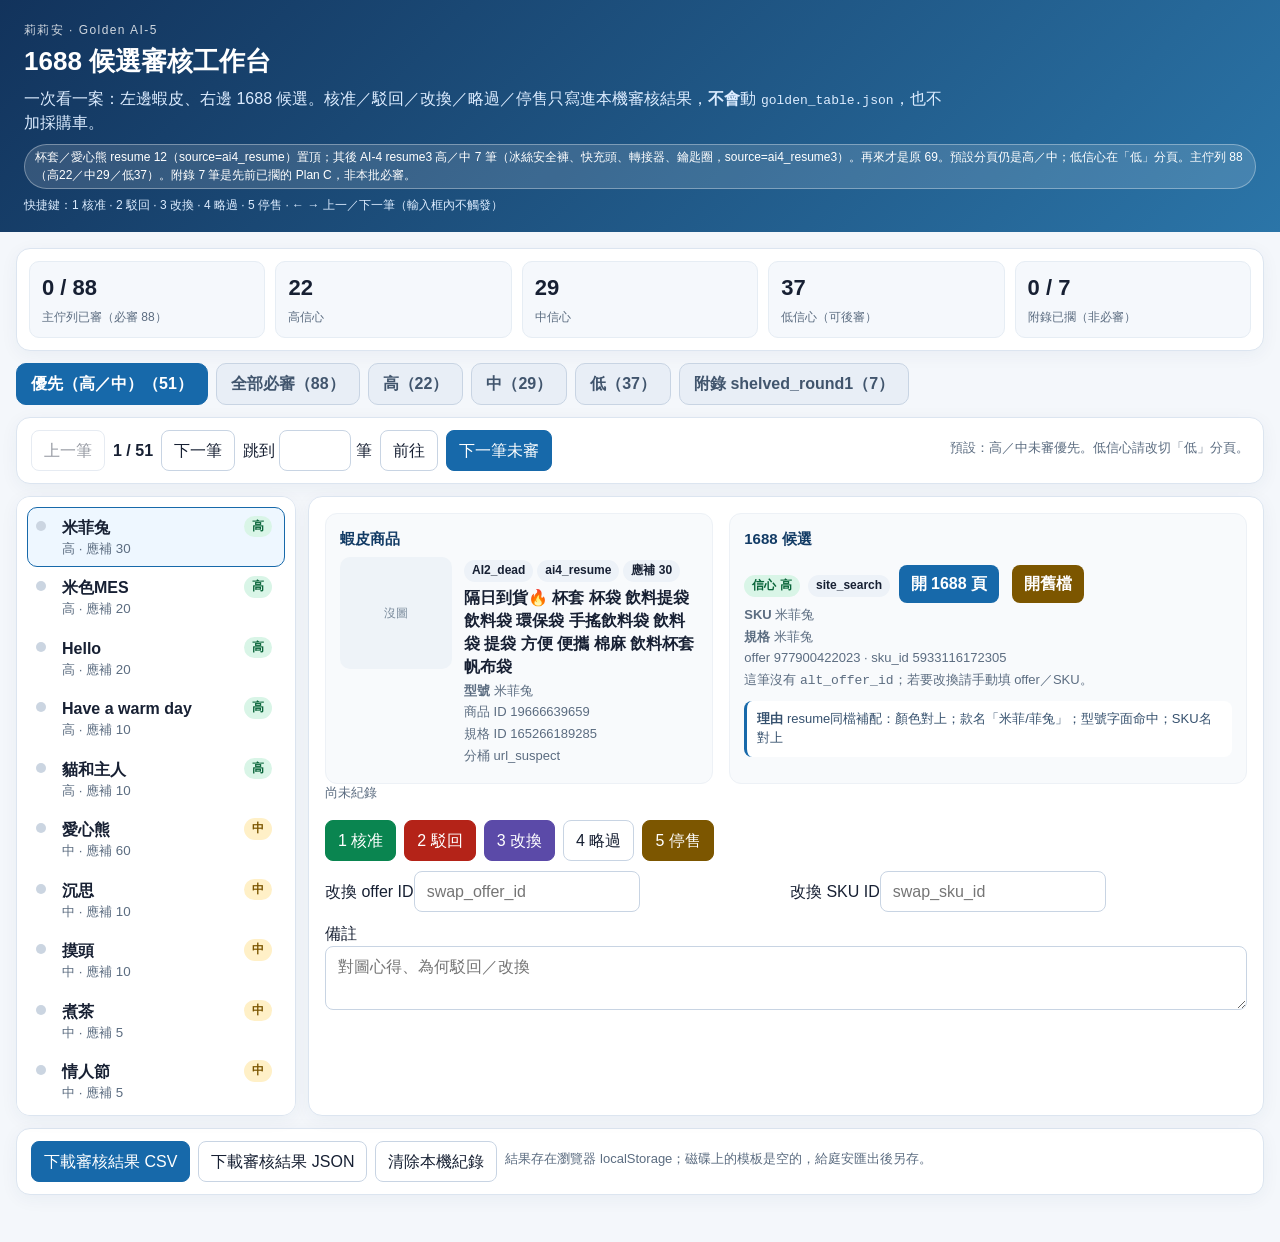
<file: docs/golden_ai5_20260909/golden_ai5_review.html>
<!doctype html>
<html lang="zh-Hant">
<head>
  <meta charset="utf-8">
  <meta name="viewport" content="width=device-width, initial-scale=1">
  <title>Golden AI-5 審核工作台（2026-09-09）</title>
  <style>
    :root {
      --ink: #172033;
      --muted: #5b6c80;
      --line: #dce5f0;
      --bg: #f4f7fb;
      --card: #fff;
      --blue: #1769aa;
      --blue-dark: #12335c;
      --green: #0a8550;
      --red: #a32626;
      --amber: #8a5f00;
    }
    * { box-sizing: border-box; }
    html, body { margin: 0; }
    body {
      font-family: -apple-system, BlinkMacSystemFont, "Segoe UI", "Noto Sans TC", sans-serif;
      color: var(--ink);
      background: var(--bg);
      line-height: 1.45;
    }
    a { color: var(--blue); }
    .topbar {
      background: linear-gradient(135deg, #12335c, #2b75a8);
      color: #fff;
      padding: 22px 24px 18px;
    }
    .topbar-inner { max-width: 1280px; margin: 0 auto; }
    .eyebrow { font-size: 12px; letter-spacing: .12em; opacity: .8; }
    h1 { margin: 4px 0 6px; font-size: 26px; }
    .topbar p { margin: 0; color: #dcecff; max-width: 920px; }
    .warn {
      display: inline-block;
      margin-top: 10px;
      padding: 4px 10px;
      border-radius: 999px;
      background: #ffffff22;
      border: 1px solid #ffffff55;
      font-size: 12px;
    }
    .page { max-width: 1280px; margin: 16px auto 48px; padding: 0 16px; }
    .panel {
      background: var(--card);
      border: 1px solid var(--line);
      border-radius: 14px;
      box-shadow: 0 4px 18px #183b5b0d;
    }
    .metrics {
      display: grid;
      grid-template-columns: repeat(5, minmax(0, 1fr));
      gap: 10px;
      padding: 12px;
      margin-bottom: 12px;
    }
    .metric { padding: 10px 12px; border-radius: 10px; background: #f5f8fc; border: 1px solid #e6edf4; }
    .metric strong { display: block; font-size: 22px; }
    .metric span { font-size: 12px; color: var(--muted); }
    .tabs { display: flex; flex-wrap: wrap; gap: 8px; margin: 0 0 12px; }
    .tab {
      border: 1px solid #c8d4e3;
      background: #e8eef6;
      color: #41556d;
      border-radius: 10px;
      padding: 8px 14px;
      font-weight: 800;
      cursor: pointer;
    }
    .tab.active { background: var(--blue); border-color: var(--blue); color: #fff; }
    .toolbar {
      display: flex;
      flex-wrap: wrap;
      gap: 10px;
      align-items: center;
      justify-content: space-between;
      padding: 12px 14px;
      margin-bottom: 12px;
    }
    .nav { display: flex; flex-wrap: wrap; gap: 8px; align-items: center; }
    button, input, select, textarea {
      font: inherit;
      border: 1px solid #c8d4e3;
      background: #fff;
      border-radius: 8px;
      padding: 8px 12px;
      color: inherit;
    }
    button { cursor: pointer; }
    button:hover { border-color: #377caf; }
    button:disabled { opacity: .45; cursor: not-allowed; }
    .primary { background: var(--blue); color: #fff; border-color: var(--blue); }
    .layout { display: grid; grid-template-columns: 280px minmax(0, 1fr); gap: 12px; }
    .sidelist { padding: 10px; max-height: calc(100vh - 280px); overflow: auto; }
    .side-item {
      display: grid;
      grid-template-columns: 18px minmax(0, 1fr) auto;
      gap: 8px;
      align-items: start;
      padding: 8px;
      border-radius: 10px;
      cursor: pointer;
      border: 1px solid transparent;
    }
    .side-item:hover { background: #f3f7fb; }
    .side-item.current { border-color: var(--blue); background: #eef7ff; }
    .side-item small { display: block; color: var(--muted); }
    .dot { width: 10px; height: 10px; border-radius: 50%; margin-top: 5px; background: #cbd5e1; }
    .dot.done { background: var(--green); }
    .card { padding: 16px; }
    .pair { display: grid; grid-template-columns: minmax(260px, .9fr) minmax(0, 1.2fr); gap: 16px; }
    .col { padding: 14px; border: 1px solid #edf1f6; border-radius: 12px; background: #f8fafc; min-width: 0; }
    .col h2 { margin: 0 0 8px; font-size: 15px; color: #123b65; }
    .hero { display: flex; gap: 12px; align-items: flex-start; }
    .hero img, .ph {
      width: 112px; height: 112px; object-fit: cover; border-radius: 10px; background: #eef3f8; flex: 0 0 112px;
    }
    .ph { display: grid; place-items: center; color: #789; font-size: 12px; }
    .meta { font-size: 13px; color: var(--muted); }
    .meta div { margin: 3px 0; overflow-wrap: anywhere; }
    .badge {
      display: inline-block; border-radius: 99px; padding: 2px 8px; font-size: 12px; font-weight: 700;
      background: #edf2f8; margin: 0 4px 4px 0;
    }
    .badge.high { background: #d9f5e7; color: #09653a; }
    .badge.mid { background: #fff0c7; color: #7c5600; }
    .badge.low { background: #fde0e0; color: #8c2222; }
    .badge.shelved { background: #efe7ff; color: #5b4aa8; }
    .reason {
      margin-top: 10px; padding: 9px 10px; border-radius: 8px; background: #fff; border-left: 3px solid var(--blue);
      font-size: 13px; color: #36516e; white-space: pre-wrap;
    }
    .actions { display: flex; flex-wrap: wrap; gap: 8px; margin-top: 14px; }
    .actions .approve { background: var(--green); color: #fff; border-color: var(--green); }
    .actions .reject { background: #b42318; color: #fff; border-color: #b42318; }
    .actions .swap { background: #5b4aa8; color: #fff; border-color: #5b4aa8; }
    .actions .skip { background: #fff; }
    .actions .discontinued { background: #7c5600; color: #fff; border-color: #7c5600; }
    .note-row, .swap-row { display: grid; gap: 8px; margin-top: 10px; }
    .note-row textarea { min-height: 64px; width: 100%; }
    .swap-grid { display: grid; grid-template-columns: 1fr 1fr; gap: 8px; }
    .status-line { min-height: 22px; color: var(--muted); font-size: 13px; }
    .status-line.ok { color: var(--green); }
    .kbd { font-size: 12px; color: #dcecff; }
    .export-row { display: flex; flex-wrap: wrap; gap: 8px; align-items: center; padding: 12px 14px; margin-top: 12px; }
    .empty { padding: 40px; text-align: center; color: var(--muted); }
    .open-1688 {
      display: inline-flex; align-items: center; margin: 8px 8px 0 0; padding: 7px 12px;
      border-radius: 8px; background: var(--blue); color: #fff; font-weight: 700; text-decoration: none;
    }
    .open-1688:hover { background: #0d4f83; color: #fff; }
    .current-action { font-weight: 800; }
    @media (max-width: 980px) {
      .layout, .pair, .metrics { grid-template-columns: 1fr; }
      .sidelist { max-height: 220px; }
      .swap-grid { grid-template-columns: 1fr; }
    }
  </style>
</head>
<body>
  <header class="topbar">
    <div class="topbar-inner">
      <div class="eyebrow">莉莉安 · Golden AI-5</div>
      <h1>1688 候選審核工作台</h1>
      <p>一次看一案：左邊蝦皮、右邊 1688 候選。核准／駁回／改換／略過／停售只寫進本機審核結果，<b>不會</b>動 <code>golden_table.json</code>，也不加採購車。</p>
      <div class="warn">杯套／愛心熊 resume 12（source=ai4_resume）置頂；其後 AI-4 resume3 高／中 7 筆（冰絲安全褲、快充頭、轉接器、鑰匙圈，source=ai4_resume3）。再來才是原 69。預設分頁仍是高／中；低信心在「低」分頁。主佇列 88（高22／中29／低37）。附錄 7 筆是先前已擱的 Plan C，非本批必審。</div>
      <p class="kbd" style="margin-top:8px">快捷鍵：1 核准 · 2 駁回 · 3 改換 · 4 略過 · 5 停售 · ← → 上一／下一筆（輸入框內不觸發）</p>
    </div>
  </header>

  <main class="page">
    <section class="metrics panel" id="metrics"></section>
    <nav class="tabs" id="tabs" aria-label="佇列篩選"></nav>
    <section class="toolbar panel">
      <div class="nav">
        <button id="prevBtn" type="button">上一筆</button>
        <strong id="posLabel">—</strong>
        <button id="nextBtn" type="button">下一筆</button>
        <label>跳到 <input id="jumpInput" type="number" min="1" style="width:72px"> 筆</label>
        <button id="jumpBtn" type="button">前往</button>
        <button id="nextOpenBtn" type="button" class="primary">下一筆未審</button>
      </div>
      <div class="status-line" id="filterHint"></div>
    </section>
    <div class="layout">
      <aside class="panel sidelist" id="sidelist"></aside>
      <section class="panel card" id="card"></section>
    </div>
    <section class="export-row panel">
      <button id="exportCsv" type="button" class="primary">下載審核結果 CSV</button>
      <button id="exportJson" type="button">下載審核結果 JSON</button>
      <button id="clearLocal" type="button">清除本機紀錄</button>
      <span class="status-line" id="exportHint">結果存在瀏覽器 localStorage；磁碟上的模板是空的，給庭安匯出後另存。</span>
    </section>
  </main>

  <script type="application/json" id="queue-data">{"generated_at": "2026-09-09", "golden_sha256": "8a95064fbe116f9e6ead24837ced1511ce34a9f3ac69358d9c2e0fb585ab3d2e", "note": "Main queue is original AI-4 with_candidate 69 plus 12 cup/heart-bear ai4_resume rows plus 7 ai4_resume3 high/mid rows. Appendix is Plan C shelved high/mid. Decisions must not be written to golden_table.json.", "counts": {"main": {"total": 88, "高": 22, "中": 29, "低": 37}, "appendix": {"total": 7, "高": 2, "中": 5, "低": 0}}, "main": [{"case_id": "main:19666639659:165266189285", "queue": "main", "index": 1, "source_queue": "AI2_dead", "product_id": "19666639659", "product_name": "隔日到貨🔥 杯套 杯袋 飲料提袋 飲料袋 環保袋 手搖飲料袋 飲料袋 提袋 方便 便攜 棉麻 飲料杯套 帆布袋", "spec_id": "165266189285", "model_name": "米菲兔", "suggested_qty": 30, "bucket": "url_suspect", "shopee_image": "https://cf.shopee.tw/file/sg-11134201-22120-bovd2pg5ankvd9_tn", "old_url": "https://detail.1688.com/offer/644276542345.html", "old_offer_id": "644276542345", "old_sku_id": "", "old_health": "dead", "candidate_status": "with_candidate", "candidate_offer_url": "https://detail.1688.com/offer/977900422023.html", "candidate_offer_id": "977900422023", "candidate_sku_name": "米菲兔", "candidate_sku_id": "5933116172305", "candidate_spec": "米菲兔", "confidence": "高", "reason": "resume同檔補配：顏色對上；款名「米菲/菲兔」；型號字面命中；SKU名對上", "method": "site_search", "alt_offer_id": "", "search_query": "杯套 爱心熊 愛心熊", "checked_at": "2026-09-09T03:49:08Z", "planC_note": "", "why_not_others": "", "shelved_round1": false, "source": "ai4_resume"}, {"case_id": "main:19666639659:165266189288", "queue": "main", "index": 2, "source_queue": "AI2_dead", "product_id": "19666639659", "product_name": "隔日到貨🔥 杯套 杯袋 飲料提袋 飲料袋 環保袋 手搖飲料袋 飲料袋 提袋 方便 便攜 棉麻 飲料杯套 帆布袋", "spec_id": "165266189288", "model_name": "米色MES", "suggested_qty": 20, "bucket": "url_suspect", "shopee_image": "https://cf.shopee.tw/file/sg-11134201-22120-g61mx044ankv9d_tn", "old_url": "https://detail.1688.com/offer/644276542345.html", "old_offer_id": "644276542345", "old_sku_id": "", "old_health": "dead", "candidate_status": "with_candidate", "candidate_offer_url": "https://detail.1688.com/offer/977900422023.html", "candidate_offer_id": "977900422023", "candidate_sku_name": "米色mes petits amis", "candidate_sku_id": "5933116172301", "candidate_spec": "米色mes petits amis", "confidence": "高", "reason": "resume全站搜「杯套 爱心熊 愛心熊」：顏色對上；款名「色mes/mes/es」；型號字面命中；品類不太像", "method": "site_search", "alt_offer_id": "", "search_query": "杯套 爱心熊 愛心熊", "checked_at": "2026-09-09T03:43:41Z", "planC_note": "", "why_not_others": "", "shelved_round1": false, "source": "ai4_resume"}, {"case_id": "main:19666639659:165266189292", "queue": "main", "index": 3, "source_queue": "AI2_dead", "product_id": "19666639659", "product_name": "隔日到貨🔥 杯套 杯袋 飲料提袋 飲料袋 環保袋 手搖飲料袋 飲料袋 提袋 方便 便攜 棉麻 飲料杯套 帆布袋", "spec_id": "165266189292", "model_name": "Hello", "suggested_qty": 20, "bucket": "url_suspect", "shopee_image": "https://cf.shopee.tw/file/sg-11134201-22120-wf7vaap5ankv8b_tn", "old_url": "https://detail.1688.com/offer/644276542345.html", "old_offer_id": "644276542345", "old_sku_id": "", "old_health": "dead", "candidate_status": "with_candidate", "candidate_offer_url": "https://detail.1688.com/offer/977900422023.html", "candidate_offer_id": "977900422023", "candidate_sku_name": "hello", "candidate_sku_id": "5933116172302", "candidate_spec": "hello", "confidence": "高", "reason": "resume同檔補配：款名「hello/he/ll」；型號字面命中；SKU名對上", "method": "site_search", "alt_offer_id": "", "search_query": "杯套 爱心熊 愛心熊", "checked_at": "2026-09-09T03:49:08Z", "planC_note": "", "why_not_others": "", "shelved_round1": false, "source": "ai4_resume"}, {"case_id": "main:19666639659:165266189286", "queue": "main", "index": 4, "source_queue": "AI2_dead", "product_id": "19666639659", "product_name": "隔日到貨🔥 杯套 杯袋 飲料提袋 飲料袋 環保袋 手搖飲料袋 飲料袋 提袋 方便 便攜 棉麻 飲料杯套 帆布袋", "spec_id": "165266189286", "model_name": "Have a warm day", "suggested_qty": 10, "bucket": "url_suspect", "shopee_image": "https://cf.shopee.tw/file/sg-11134201-22120-gpshrdj5ankv29_tn", "old_url": "https://detail.1688.com/offer/644276542345.html", "old_offer_id": "644276542345", "old_sku_id": "", "old_health": "dead", "candidate_status": "with_candidate", "candidate_offer_url": "https://detail.1688.com/offer/977900422023.html", "candidate_offer_id": "977900422023", "candidate_sku_name": "have a warm day in your heart", "candidate_sku_id": "5933116172300", "candidate_spec": "have a warm day in your heart", "confidence": "高", "reason": "resume同檔補配：款名「haveawarmday/ar/ay」；型號字面命中；SKU名對上", "method": "site_search", "alt_offer_id": "", "search_query": "杯套 爱心熊 愛心熊", "checked_at": "2026-09-09T03:49:08Z", "planC_note": "", "why_not_others": "", "shelved_round1": false, "source": "ai4_resume"}, {"case_id": "main:19666639659:165266189289", "queue": "main", "index": 5, "source_queue": "AI2_dead", "product_id": "19666639659", "product_name": "隔日到貨🔥 杯套 杯袋 飲料提袋 飲料袋 環保袋 手搖飲料袋 飲料袋 提袋 方便 便攜 棉麻 飲料杯套 帆布袋", "spec_id": "165266189289", "model_name": "貓和主人", "suggested_qty": 10, "bucket": "url_suspect", "shopee_image": "https://cf.shopee.tw/file/sg-11134201-22120-komfyu84ankv32_tn", "old_url": "https://detail.1688.com/offer/644276542345.html", "old_offer_id": "644276542345", "old_sku_id": "", "old_health": "dead", "candidate_status": "with_candidate", "candidate_offer_url": "https://detail.1688.com/offer/977900422023.html", "candidate_offer_id": "977900422023", "candidate_sku_name": "猫和主人", "candidate_sku_id": "5933116172303", "candidate_spec": "猫和主人", "confidence": "高", "reason": "resume同檔補配：款名「猫和主人/主人/猫和」；型號字面命中；SKU名對上", "method": "site_search", "alt_offer_id": "", "search_query": "杯套 爱心熊 愛心熊", "checked_at": "2026-09-09T03:49:08Z", "planC_note": "", "why_not_others": "", "shelved_round1": false, "source": "ai4_resume"}, {"case_id": "main:19666639659:165266189287", "queue": "main", "index": 6, "source_queue": "AI2_dead", "product_id": "19666639659", "product_name": "隔日到貨🔥 杯套 杯袋 飲料提袋 飲料袋 環保袋 手搖飲料袋 飲料袋 提袋 方便 便攜 棉麻 飲料杯套 帆布袋", "spec_id": "165266189287", "model_name": "愛心熊", "suggested_qty": 60, "bucket": "url_suspect", "shopee_image": "https://cf.shopee.tw/file/sg-11134201-22120-kgca09l5ankv48_tn", "old_url": "https://detail.1688.com/offer/644276542345.html", "old_offer_id": "644276542345", "old_sku_id": "", "old_health": "dead", "candidate_status": "with_candidate", "candidate_offer_url": "https://detail.1688.com/offer/977900422023.html", "candidate_offer_id": "977900422023", "candidate_sku_name": "爱心熊", "candidate_sku_id": "5933116172304", "candidate_spec": "爱心熊", "confidence": "中", "reason": "resume同檔補配：款名「爱心熊」；型號字面命中；SKU名對上", "method": "site_search", "alt_offer_id": "", "search_query": "杯套 爱心熊 愛心熊", "checked_at": "2026-09-09T03:49:08Z", "planC_note": "", "why_not_others": "", "shelved_round1": false, "source": "ai4_resume"}, {"case_id": "main:19666639659:108909267604", "queue": "main", "index": 7, "source_queue": "AI2_dead", "product_id": "19666639659", "product_name": "隔日到貨🔥 杯套 杯袋 飲料提袋 飲料袋 環保袋 手搖飲料袋 飲料袋 提袋 方便 便攜 棉麻 飲料杯套 帆布袋", "spec_id": "108909267604", "model_name": "沉思", "suggested_qty": 10, "bucket": "url_suspect", "shopee_image": "https://cf.shopee.tw/file/tw-11134207-7qul9-licofuotawqq8a_tn", "old_url": "https://detail.1688.com/offer/644276542345.html", "old_offer_id": "644276542345", "old_sku_id": "", "old_health": "dead", "candidate_status": "with_candidate", "candidate_offer_url": "https://detail.1688.com/offer/977900422023.html", "candidate_offer_id": "977900422023", "candidate_sku_name": "沉思杯套", "candidate_sku_id": "5933116172309", "candidate_spec": "沉思杯套", "confidence": "中", "reason": "resume同檔補配：款名「沉思」；型號字面命中；SKU名對上", "method": "site_search", "alt_offer_id": "", "search_query": "杯套 爱心熊 愛心熊", "checked_at": "2026-09-09T03:49:08Z", "planC_note": "", "why_not_others": "", "shelved_round1": false, "source": "ai4_resume"}, {"case_id": "main:19666639659:108909267605", "queue": "main", "index": 8, "source_queue": "AI2_dead", "product_id": "19666639659", "product_name": "隔日到貨🔥 杯套 杯袋 飲料提袋 飲料袋 環保袋 手搖飲料袋 飲料袋 提袋 方便 便攜 棉麻 飲料杯套 帆布袋", "spec_id": "108909267605", "model_name": "摸頭", "suggested_qty": 10, "bucket": "url_suspect", "shopee_image": "https://cf.shopee.tw/file/tw-11134207-7qul0-lgt3xmphf03018_tn", "old_url": "https://detail.1688.com/offer/644276542345.html", "old_offer_id": "644276542345", "old_sku_id": "", "old_health": "dead", "candidate_status": "with_candidate", "candidate_offer_url": "https://detail.1688.com/offer/977900422023.html", "candidate_offer_id": "977900422023", "candidate_sku_name": "摸头杯套", "candidate_sku_id": "5933116172310", "candidate_spec": "摸头杯套", "confidence": "中", "reason": "resume同檔補配：款名「摸头」；型號字面命中；SKU名對上", "method": "site_search", "alt_offer_id": "", "search_query": "杯套 爱心熊 愛心熊", "checked_at": "2026-09-09T03:49:08Z", "planC_note": "", "why_not_others": "", "shelved_round1": false, "source": "ai4_resume"}, {"case_id": "main:19666639659:108909267603", "queue": "main", "index": 9, "source_queue": "AI2_dead", "product_id": "19666639659", "product_name": "隔日到貨🔥 杯套 杯袋 飲料提袋 飲料袋 環保袋 手搖飲料袋 飲料袋 提袋 方便 便攜 棉麻 飲料杯套 帆布袋", "spec_id": "108909267603", "model_name": "煮茶", "suggested_qty": 5, "bucket": "url_suspect", "shopee_image": "https://cf.shopee.tw/file/tw-11134207-7qul2-lgt3yx9x8bvw14_tn", "old_url": "https://detail.1688.com/offer/644276542345.html", "old_offer_id": "644276542345", "old_sku_id": "", "old_health": "dead", "candidate_status": "with_candidate", "candidate_offer_url": "https://detail.1688.com/offer/977900422023.html", "candidate_offer_id": "977900422023", "candidate_sku_name": "煮茶杯套", "candidate_sku_id": "5933116172311", "candidate_spec": "煮茶杯套", "confidence": "中", "reason": "resume同檔補配：款名「煮茶」；型號字面命中；SKU名對上", "method": "site_search", "alt_offer_id": "", "search_query": "杯套 爱心熊 愛心熊", "checked_at": "2026-09-09T03:49:08Z", "planC_note": "", "why_not_others": "", "shelved_round1": false, "source": "ai4_resume"}, {"case_id": "main:19666639659:165266189290", "queue": "main", "index": 10, "source_queue": "AI2_dead", "product_id": "19666639659", "product_name": "隔日到貨🔥 杯套 杯袋 飲料提袋 飲料袋 環保袋 手搖飲料袋 飲料袋 提袋 方便 便攜 棉麻 飲料杯套 帆布袋", "spec_id": "165266189290", "model_name": "情人節", "suggested_qty": 5, "bucket": "url_suspect", "shopee_image": "https://cf.shopee.tw/file/sg-11134201-22120-1m39gdb5ankv1e_tn", "old_url": "https://detail.1688.com/offer/644276542345.html", "old_offer_id": "644276542345", "old_sku_id": "", "old_health": "dead", "candidate_status": "with_candidate", "candidate_offer_url": "https://detail.1688.com/offer/977900422023.html", "candidate_offer_id": "977900422023", "candidate_sku_name": "情人节", "candidate_sku_id": "5933116172316", "candidate_spec": "情人节", "confidence": "中", "reason": "resume同檔補配：款名「情人节」；型號字面命中；SKU名對上", "method": "site_search", "alt_offer_id": "", "search_query": "杯套 爱心熊 愛心熊", "checked_at": "2026-09-09T03:49:08Z", "planC_note": "", "why_not_others": "", "shelved_round1": false, "source": "ai4_resume"}, {"case_id": "main:19666639659:165266189291", "queue": "main", "index": 11, "source_queue": "AI2_dead", "product_id": "19666639659", "product_name": "隔日到貨🔥 杯套 杯袋 飲料提袋 飲料袋 環保袋 手搖飲料袋 飲料袋 提袋 方便 便攜 棉麻 飲料杯套 帆布袋", "spec_id": "165266189291", "model_name": "靠樹", "suggested_qty": 5, "bucket": "url_suspect", "shopee_image": "https://cf.shopee.tw/file/sg-11134201-22120-nwkfb3d5ankv9e_tn", "old_url": "https://detail.1688.com/offer/644276542345.html", "old_offer_id": "644276542345", "old_sku_id": "", "old_health": "dead", "candidate_status": "with_candidate", "candidate_offer_url": "https://detail.1688.com/offer/977900422023.html", "candidate_offer_id": "977900422023", "candidate_sku_name": "靠树", "candidate_sku_id": "5933116172307", "candidate_spec": "靠树", "confidence": "中", "reason": "resume同檔補配：款名「靠树」；型號字面命中；SKU名對上", "method": "site_search", "alt_offer_id": "", "search_query": "杯套 爱心熊 愛心熊", "checked_at": "2026-09-09T03:49:08Z", "planC_note": "", "why_not_others": "", "shelved_round1": false, "source": "ai4_resume"}, {"case_id": "main:19666639659:165266189293", "queue": "main", "index": 12, "source_queue": "AI2_dead", "product_id": "19666639659", "product_name": "隔日到貨🔥 杯套 杯袋 飲料提袋 飲料袋 環保袋 手搖飲料袋 飲料袋 提袋 方便 便攜 棉麻 飲料杯套 帆布袋", "spec_id": "165266189293", "model_name": "男孩", "suggested_qty": 5, "bucket": "url_suspect", "shopee_image": "https://cf.shopee.tw/file/sg-11134201-22120-gfrzta24ankve7_tn", "old_url": "https://detail.1688.com/offer/644276542345.html", "old_offer_id": "644276542345", "old_sku_id": "", "old_health": "dead", "candidate_status": "with_candidate", "candidate_offer_url": "https://detail.1688.com/offer/977900422023.html", "candidate_offer_id": "977900422023", "candidate_sku_name": "男孩", "candidate_sku_id": "5933116172312", "candidate_spec": "男孩", "confidence": "中", "reason": "resume同檔補配：款名「男孩」；型號字面命中；SKU名對上", "method": "site_search", "alt_offer_id": "", "search_query": "杯套 爱心熊 愛心熊", "checked_at": "2026-09-09T03:49:08Z", "planC_note": "", "why_not_others": "", "shelved_round1": false, "source": "ai4_resume"}, {"case_id": "main:24077547688:137909849518", "queue": "main", "index": 13, "source_queue": "P1_no_url", "product_id": "24077547688", "product_name": "隔日到貨🔥 冰絲無痕波浪安全褲 睡褲 平口褲 打底褲 寬鬆防走光不捲邊 內搭褲 短褲 內褲 夏日冰感舒適", "spec_id": "137909849518", "model_name": "黑色", "suggested_qty": 80, "bucket": "no_url", "shopee_image": "https://cf.shopee.tw/file/tw-11134207-7r990-luwx97aj6z7v03_tn", "old_url": "", "old_offer_id": "", "old_sku_id": "", "old_health": "", "candidate_status": "with_candidate", "candidate_offer_url": "https://detail.1688.com/offer/1039512900763.html", "candidate_offer_id": "1039512900763", "candidate_sku_name": "冰丝波浪一【黑色】", "candidate_sku_id": "", "candidate_spec": "冰丝波浪一【黑色】", "confidence": "高", "reason": "resume3 同檔補配：冰絲安全褲黑色；SKU「冰丝波浪一【黑色】」顏色對上", "method": "site_search", "alt_offer_id": "", "search_query": "冰丝 安全裤 波浪 黑色", "checked_at": "2026-09-09T05:00:00Z", "planC_note": "", "why_not_others": "", "shelved_round1": false, "source": "ai4_resume3"}, {"case_id": "main:24077547688:137909849519", "queue": "main", "index": 14, "source_queue": "P1_no_url", "product_id": "24077547688", "product_name": "隔日到貨🔥 冰絲無痕波浪安全褲 睡褲 平口褲 打底褲 寬鬆防走光不捲邊 內搭褲 短褲 內褲 夏日冰感舒適", "spec_id": "137909849519", "model_name": "白色", "suggested_qty": 40, "bucket": "no_url", "shopee_image": "https://cf.shopee.tw/file/tw-11134207-7r990-luwx97aj6z7v03_tn", "old_url": "", "old_offer_id": "", "old_sku_id": "", "old_health": "", "candidate_status": "with_candidate", "candidate_offer_url": "https://detail.1688.com/offer/1039512900763.html", "candidate_offer_id": "1039512900763", "candidate_sku_name": "冰丝波浪一【白色】", "candidate_sku_id": "", "candidate_spec": "冰丝波浪一【白色】", "confidence": "高", "reason": "resume3 同檔補配：冰絲安全褲白色；SKU「冰丝波浪一【白色】」顏色對上", "method": "site_search", "alt_offer_id": "", "search_query": "冰丝 安全裤 波浪 白色", "checked_at": "2026-09-09T05:00:00Z", "planC_note": "", "why_not_others": "", "shelved_round1": false, "source": "ai4_resume3"}, {"case_id": "main:18644662056:164420969842", "queue": "main", "index": 15, "source_queue": "P1_no_url", "product_id": "18644662056", "product_name": "隔日到貨🔥 雙孔快充頭 20W 30W Type-C充電頭 POLYWELL PD 充電器 豆腐頭 蘋果安卓 充電線", "spec_id": "164420969842", "model_name": "20W快充頭", "suggested_qty": 20, "bucket": "no_url", "shopee_image": "https://cf.shopee.tw/file/aa2e94654623ac2891eef3c4b1485cbe_tn", "old_url": "", "old_offer_id": "", "old_sku_id": "", "old_health": "", "candidate_status": "with_candidate", "candidate_offer_url": "https://detail.1688.com/offer/1001283758278.html", "candidate_offer_id": "1001283758278", "candidate_sku_name": "20W快充頭", "candidate_sku_id": "", "candidate_spec": "20W快充頭", "confidence": "高", "reason": "resume3 同檔補配：20W快充頭；offer 1001283758278", "method": "site_search", "alt_offer_id": "", "search_query": "20W 快充头 PD", "checked_at": "2026-09-09T05:00:00Z", "planC_note": "", "why_not_others": "", "shelved_round1": false, "source": "ai4_resume3"}, {"case_id": "main:25811193291:250283225791", "queue": "main", "index": 16, "source_queue": "P1_no_url", "product_id": "25811193291", "product_name": "隔日到貨🔥 Type-C To Lightning母 蘋果充電線轉接器 可充電 可傳輸 寶利威爾 POLYWELL", "spec_id": "250283225791", "model_name": "10W", "suggested_qty": 30, "bucket": "no_url", "shopee_image": "https://cf.shopee.tw/file/tw-11134207-7r98w-lr0jlyh3m9zcb9_tn", "old_url": "", "old_offer_id": "", "old_sku_id": "", "old_health": "", "candidate_status": "with_candidate", "candidate_offer_url": "https://detail.1688.com/offer/773635969692.html", "candidate_offer_id": "773635969692", "candidate_sku_name": "", "candidate_sku_id": "", "candidate_spec": "", "confidence": "中", "reason": "resume3：10W 轉接器 SKU 怪異，必須對圖確認", "method": "site_search", "alt_offer_id": "", "search_query": "Type-C Lightning 转接头 10W", "checked_at": "2026-09-09T05:00:00Z", "planC_note": "", "why_not_others": "", "shelved_round1": false, "source": "ai4_resume3"}, {"case_id": "main:18644662056:137030286155", "queue": "main", "index": 17, "source_queue": "P1_no_url", "product_id": "18644662056", "product_name": "隔日到貨🔥 雙孔快充頭 20W 30W Type-C充電頭 POLYWELL PD 充電器 豆腐頭 蘋果安卓 充電線", "spec_id": "137030286155", "model_name": "30W快充頭", "suggested_qty": 10, "bucket": "no_url", "shopee_image": "https://cf.shopee.tw/file/sg-11134201-22100-bepk6pao79ivdd_tn", "old_url": "", "old_offer_id": "", "old_sku_id": "", "old_health": "", "candidate_status": "with_candidate", "candidate_offer_url": "https://detail.1688.com/offer/1001283758278.html", "candidate_offer_id": "1001283758278", "candidate_sku_name": "30W快充頭", "candidate_sku_id": "", "candidate_spec": "30W快充頭", "confidence": "中", "reason": "resume3：30W快充頭功率對應不確定，需對圖確認", "method": "site_search", "alt_offer_id": "", "search_query": "30W 快充头 PD", "checked_at": "2026-09-09T05:00:00Z", "planC_note": "", "why_not_others": "", "shelved_round1": false, "source": "ai4_resume3"}, {"case_id": "main:11515936363:46254013217", "queue": "main", "index": 18, "source_queue": "AI2_dead", "product_id": "11515936363", "product_name": "隔日到貨🔥 韓風熱銷款🏆 韓國ins 吊飾 鑰匙扣 鑰匙圈 文青 汽車鑰匙 公仔 掛飾 吊墜 掛鉤 吊環 墜飾", "spec_id": "46254013217", "model_name": "7. 笑臉牛奶鑰匙圈", "suggested_qty": 5, "bucket": "url_suspect", "shopee_image": "https://cf.shopee.tw/file/99c871f61ef8f771196a9f9316f2006a_tn", "old_url": "https://detail.1688.com/offer/617123543564.html", "old_offer_id": "617123543564", "old_sku_id": "", "old_health": "dead", "candidate_status": "with_candidate", "candidate_offer_url": "https://detail.1688.com/offer/893147198403.html", "candidate_offer_id": "893147198403", "candidate_sku_name": "7. 笑臉牛奶鑰匙圈", "candidate_sku_id": "", "candidate_spec": "7. 笑臉牛奶鑰匙圈", "confidence": "中", "reason": "resume3：笑臉牛奶鑰匙圈；舊 offer 停售，改配 893147198403", "method": "site_search", "alt_offer_id": "", "search_query": "笑脸 牛奶 钥匙圈", "checked_at": "2026-09-09T05:00:00Z", "planC_note": "", "why_not_others": "", "shelved_round1": false, "source": "ai4_resume3"}, {"case_id": "main:11515936363:46254013218", "queue": "main", "index": 19, "source_queue": "AI2_dead", "product_id": "11515936363", "product_name": "隔日到貨🔥 韓風熱銷款🏆 韓國ins 吊飾 鑰匙扣 鑰匙圈 文青 汽車鑰匙 公仔 掛飾 吊墜 掛鉤 吊環 墜飾", "spec_id": "46254013218", "model_name": "8. 棕色考拉鑰匙圈", "suggested_qty": 5, "bucket": "url_suspect", "shopee_image": "https://cf.shopee.tw/file/b25a48dd1b2908e8480dcc10144ba2e0_tn", "old_url": "https://detail.1688.com/offer/617123543564.html", "old_offer_id": "617123543564", "old_sku_id": "", "old_health": "dead", "candidate_status": "with_candidate", "candidate_offer_url": "https://detail.1688.com/offer/893147198403.html", "candidate_offer_id": "893147198403", "candidate_sku_name": "8. 棕色考拉鑰匙圈", "candidate_sku_id": "", "candidate_spec": "8. 棕色考拉鑰匙圈", "confidence": "中", "reason": "resume3：棕色考拉鑰匙圈；舊 offer 停售，改配 893147198403", "method": "site_search", "alt_offer_id": "", "search_query": "棕色 考拉 钥匙圈", "checked_at": "2026-09-09T05:00:00Z", "planC_note": "", "why_not_others": "", "shelved_round1": false, "source": "ai4_resume3"}, {"case_id": "main:41207454368:280633324560", "queue": "main", "index": 20, "source_queue": "P3_mapping_suspect", "product_id": "41207454368", "product_name": "隔日到貨🔥 iPhone 手機殼 16 15 14 13 12 11 pro Max X XR SE 保護殼 軟殼", "spec_id": "280633324560", "model_name": "粉絲帶蝴蝶結,11", "suggested_qty": 60, "bucket": "mapping_suspect", "shopee_image": "https://cf.shopee.tw/file/tw-11134207-7ra0i-mbtmn86fu7g90d_tn", "old_url": "https://detail.1688.com/offer/839694750110.html", "old_offer_id": "839694750110", "old_sku_id": "", "old_health": "", "candidate_status": "with_candidate", "candidate_offer_url": "https://detail.1688.com/offer/839694750110.html", "candidate_offer_id": "839694750110", "candidate_sku_name": "镜面奶油壳-三个丝带蝴蝶结", "candidate_sku_id": "5773583147699", "candidate_spec": "镜面奶油壳-三个丝带蝴蝶结>苹果11", "confidence": "高", "reason": "兄弟／原檔 839694750110：機型對上；顏色不合；款名「丝带蝴蝶结/蝴蝶/丝带」", "method": "history", "alt_offer_id": "", "search_query": "", "checked_at": "2026-09-09T02:43:33Z", "planC_note": "", "why_not_others": "", "shelved_round1": false, "source": ""}, {"case_id": "main:19960782914:156212462950", "queue": "main", "index": 21, "source_queue": "P3_mapping_suspect", "product_id": "19960782914", "product_name": "隔日到貨🔥 iPhone 軍規 防摔殼 手機殼 17 16 15 14 13 12 11 XS XR SE 保護殼 蘋果", "spec_id": "156212462950", "model_name": "抹茶綠軍規,12/12 pro", "suggested_qty": 30, "bucket": "mapping_suspect", "shopee_image": "https://cf.shopee.tw/file/sg-11134201-22110-o1vai35xjnjvf1_tn", "old_url": "https://detail.1688.com/offer/661385649783.html", "old_offer_id": "661385649783", "old_sku_id": "", "old_health": "", "candidate_status": "with_candidate", "candidate_offer_url": "https://detail.1688.com/offer/661385649783.html", "candidate_offer_id": "661385649783", "candidate_sku_name": "湖绿色", "candidate_sku_id": "5520375305863", "candidate_spec": "湖绿色>iPhone12ProMax", "confidence": "高", "reason": "兄弟／原檔 661385649783：機型對上；顏色對上", "method": "history", "alt_offer_id": "", "search_query": "", "checked_at": "2026-09-09T02:48:18Z", "planC_note": "", "why_not_others": "", "shelved_round1": false, "source": ""}, {"case_id": "main:24242091907:188264743039", "queue": "main", "index": 22, "source_queue": "P3_mapping_suspect", "product_id": "24242091907", "product_name": "隔日到貨🔥 iPhone 手機殼 17 16 15 14 pro 13 12 11 XS XR X 保護殼 軟殼 蘋果", "spec_id": "188264743039", "model_name": "鏡面愛心,7 Plus/8 Plus", "suggested_qty": 30, "bucket": "mapping_suspect", "shopee_image": "https://cf.shopee.tw/file/tw-11134207-7rbkb-m6uos0mc4q6w76_tn", "old_url": "https://detail.1688.com/offer/838528968671.html", "old_offer_id": "838528968671", "old_sku_id": "", "old_health": "alive", "candidate_status": "with_candidate", "candidate_offer_url": "https://detail.1688.com/offer/838528968671.html", "candidate_offer_id": "838528968671", "candidate_sku_name": "镜面奶油壳-透明-LUCKY彩色爱心", "candidate_sku_id": "5686794965062", "candidate_spec": "镜面奶油壳-透明-LUCKY彩色爱心>苹果 8 Plus", "confidence": "高", "reason": "兄弟／原檔 838528968671：機型對上；款名「plus/爱心/镜面」", "method": "history", "alt_offer_id": "", "search_query": "", "checked_at": "2026-09-09T02:49:03Z", "planC_note": "", "why_not_others": "", "shelved_round1": false, "source": ""}, {"case_id": "main:25209231609:187868744259", "queue": "main", "index": 23, "source_queue": "P3_mapping_suspect", "product_id": "25209231609", "product_name": "隔日到貨🔥 iPhone 手機殼 17 16 15 14 pro 13 12 11 XR SE X 保護殼 軟殼 蘋果", "spec_id": "187868744259", "model_name": "怪獸大派對,16 pro", "suggested_qty": 30, "bucket": "mapping_suspect", "shopee_image": "https://cf.shopee.tw/file/tw-11134207-7r992-lqnla45spwpk61_tn", "old_url": "https://detail.1688.com/offer/749300142184.html", "old_offer_id": "749300142184", "old_sku_id": "", "old_health": "", "candidate_status": "with_candidate", "candidate_offer_url": "https://detail.1688.com/offer/749300142184.html", "candidate_offer_id": "749300142184", "candidate_sku_name": "米白 怪兽大派对", "candidate_sku_id": "5757212474806", "candidate_spec": "米白 怪兽大派对>16pro", "confidence": "高", "reason": "兄弟／原檔 749300142184：機型對上；款名「怪兽大派对/大派/怪兽」；型號字面命中；品類不太像", "method": "history", "alt_offer_id": "", "search_query": "", "checked_at": "2026-09-09T02:49:28Z", "planC_note": "", "why_not_others": "", "shelved_round1": false, "source": ""}, {"case_id": "main:19960782914:157234980249", "queue": "main", "index": 24, "source_queue": "P3_mapping_suspect", "product_id": "19960782914", "product_name": "隔日到貨🔥 iPhone 軍規 防摔殼 手機殼 17 16 15 14 13 12 11 XS XR SE 保護殼 蘋果", "spec_id": "157234980249", "model_name": "粉色軍規,14Plus/15Plus", "suggested_qty": 20, "bucket": "mapping_suspect", "shopee_image": "https://cf.shopee.tw/file/sg-11134201-22110-8a9x1ia1jnjv22_tn", "old_url": "https://detail.1688.com/offer/661385649783.html", "old_offer_id": "661385649783", "old_sku_id": "", "old_health": "", "candidate_status": "with_candidate", "candidate_offer_url": "https://detail.1688.com/offer/661385649783.html", "candidate_offer_id": "661385649783", "candidate_sku_name": "粉色", "candidate_sku_id": "5520375305818", "candidate_spec": "粉色>iPhone15Plus/14Plus通用", "confidence": "高", "reason": "兄弟／原檔 661385649783：機型對上；顏色對上；款名「plus/pl/us」", "method": "history", "alt_offer_id": "", "search_query": "", "checked_at": "2026-09-09T02:48:18Z", "planC_note": "", "why_not_others": "", "shelved_round1": false, "source": ""}, {"case_id": "main:19960782914:225676862459", "queue": "main", "index": 25, "source_queue": "P3_mapping_suspect", "product_id": "19960782914", "product_name": "隔日到貨🔥 iPhone 軍規 防摔殼 手機殼 17 16 15 14 13 12 11 XS XR SE 保護殼 蘋果", "spec_id": "225676862459", "model_name": "抹茶綠軍規,15", "suggested_qty": 20, "bucket": "mapping_suspect", "shopee_image": "https://cf.shopee.tw/file/sg-11134201-22110-o1vai35xjnjvf1_tn", "old_url": "https://detail.1688.com/offer/661385649783.html", "old_offer_id": "661385649783", "old_sku_id": "", "old_health": "", "candidate_status": "with_candidate", "candidate_offer_url": "https://detail.1688.com/offer/661385649783.html", "candidate_offer_id": "661385649783", "candidate_sku_name": "抹茶绿", "candidate_sku_id": "5053068421083", "candidate_spec": "抹茶绿>iPhone15ProMax", "confidence": "高", "reason": "兄弟／原檔 661385649783：機型對上；顏色對上；款名「抹茶」", "method": "history", "alt_offer_id": "", "search_query": "", "checked_at": "2026-09-09T02:48:18Z", "planC_note": "", "why_not_others": "", "shelved_round1": false, "source": ""}, {"case_id": "main:20525145965:173733287305", "queue": "main", "index": 26, "source_queue": "P3_mapping_suspect", "product_id": "20525145965", "product_name": "隔日到貨🔥 iPhone 手機殼 17 16 15 14 13 12 11 pro Max X XR SE 保護殼 軟殼", "spec_id": "173733287305", "model_name": "綠頭套鴨,11", "suggested_qty": 20, "bucket": "mapping_suspect", "shopee_image": "https://cf.shopee.tw/file/9424a6920b64628993d5b16caf8f9732_tn", "old_url": "https://detail.1688.com/offer/673516107834.html", "old_offer_id": "673516107834", "old_sku_id": "", "old_health": "", "candidate_status": "with_candidate", "candidate_offer_url": "https://detail.1688.com/offer/673516107834.html", "candidate_offer_id": "673516107834", "candidate_sku_name": "奶白 绿头套鸭", "candidate_sku_id": "5020071107759", "candidate_spec": "奶白 绿头套鸭>11pro max 6.5", "confidence": "高", "reason": "兄弟／原檔 673516107834：機型對上；顏色對上；款名「头套鸭」；型號字面命中；品類不太像", "method": "history", "alt_offer_id": "", "search_query": "", "checked_at": "2026-09-09T02:51:12Z", "planC_note": "", "why_not_others": "", "shelved_round1": false, "source": ""}, {"case_id": "main:24092279273:233891894799", "queue": "main", "index": 27, "source_queue": "P3_mapping_suspect", "product_id": "24092279273", "product_name": "隔日到貨🔥 iPhone 手機殼 17 16 15 14 pro 13 12 11 保護殼 軟殼 蘋果", "spec_id": "233891894799", "model_name": "銀色-小粉結滿屏,12/12 Pro", "suggested_qty": 20, "bucket": "mapping_suspect", "shopee_image": "https://cf.shopee.tw/file/tw-11134207-7rbk8-m6zhpg2kb51b16_tn", "old_url": "https://detail.1688.com/offer/786835666191.html", "old_offer_id": "786835666191", "old_sku_id": "", "old_health": "", "candidate_status": "with_candidate", "candidate_offer_url": "https://detail.1688.com/offer/786835666191.html", "candidate_offer_id": "786835666191", "candidate_sku_name": "银色 小粉结满屏【光油】", "candidate_sku_id": "5373758361850", "candidate_spec": "银色 小粉结满屏【光油】>12pro max(6.7)", "confidence": "高", "reason": "兄弟／原檔 786835666191：機型對上；顏色對上；款名「结满屏/银色」；品類不太像", "method": "history", "alt_offer_id": "", "search_query": "", "checked_at": "2026-09-09T02:51:31Z", "planC_note": "", "why_not_others": "", "shelved_round1": false, "source": ""}, {"case_id": "main:24092279273:233891894802", "queue": "main", "index": 28, "source_queue": "P3_mapping_suspect", "product_id": "24092279273", "product_name": "隔日到貨🔥 iPhone 手機殼 17 16 15 14 pro 13 12 11 保護殼 軟殼 蘋果", "spec_id": "233891894802", "model_name": "銀色-小粉結滿屏,13 / 14", "suggested_qty": 20, "bucket": "mapping_suspect", "shopee_image": "https://cf.shopee.tw/file/tw-11134207-7rbk8-m6zhpg2kb51b16_tn", "old_url": "https://detail.1688.com/offer/786835666191.html", "old_offer_id": "786835666191", "old_sku_id": "", "old_health": "", "candidate_status": "with_candidate", "candidate_offer_url": "https://detail.1688.com/offer/786835666191.html", "candidate_offer_id": "786835666191", "candidate_sku_name": "银色 小粉结满屏【光油】", "candidate_sku_id": "5373758361844", "candidate_spec": "银色 小粉结满屏【光油】>14promax", "confidence": "高", "reason": "兄弟／原檔 786835666191：機型對上；顏色對上；款名「结满屏/银色」；品類不太像", "method": "history", "alt_offer_id": "", "search_query": "", "checked_at": "2026-09-09T02:51:31Z", "planC_note": "", "why_not_others": "", "shelved_round1": false, "source": ""}, {"case_id": "main:24242091907:188264743032", "queue": "main", "index": 29, "source_queue": "P3_mapping_suspect", "product_id": "24242091907", "product_name": "隔日到貨🔥 iPhone 手機殼 17 16 15 14 pro 13 12 11 XS XR X 保護殼 軟殼 蘋果", "spec_id": "188264743032", "model_name": "鏡面愛心,15 Pro", "suggested_qty": 20, "bucket": "mapping_suspect", "shopee_image": "https://cf.shopee.tw/file/tw-11134207-7rbkb-m6uos0mc4q6w76_tn", "old_url": "https://detail.1688.com/offer/838528968671.html", "old_offer_id": "838528968671", "old_sku_id": "", "old_health": "alive", "candidate_status": "with_candidate", "candidate_offer_url": "https://detail.1688.com/offer/838528968671.html", "candidate_offer_id": "838528968671", "candidate_sku_name": "镜面奶油壳-透明-涂鸦爱心", "candidate_sku_id": "5773533371050", "candidate_spec": "镜面奶油壳-透明-涂鸦爱心>苹果 15 Plus", "confidence": "高", "reason": "兄弟／原檔 838528968671：機型對上；款名「镜面/爱心」", "method": "history", "alt_offer_id": "", "search_query": "", "checked_at": "2026-09-09T02:49:03Z", "planC_note": "", "why_not_others": "", "shelved_round1": false, "source": ""}, {"case_id": "main:25209231609:370088793892", "queue": "main", "index": 30, "source_queue": "P3_mapping_suspect", "product_id": "25209231609", "product_name": "隔日到貨🔥 iPhone 手機殼 17 16 15 14 pro 13 12 11 XR SE X 保護殼 軟殼 蘋果", "spec_id": "370088793892", "model_name": "怪獸大派對,17", "suggested_qty": 20, "bucket": "mapping_suspect", "shopee_image": "https://cf.shopee.tw/file/tw-11134207-7r992-lqnla45spwpk61_tn", "old_url": "https://detail.1688.com/offer/749300142184.html", "old_offer_id": "749300142184", "old_sku_id": "", "old_health": "", "candidate_status": "with_candidate", "candidate_offer_url": "https://detail.1688.com/offer/749300142184.html", "candidate_offer_id": "749300142184", "candidate_sku_name": "米白 怪兽大派对", "candidate_sku_id": "6106310451268", "candidate_spec": "米白 怪兽大派对>17Air", "confidence": "高", "reason": "兄弟／原檔 749300142184：機型對上；款名「怪兽大派对/大派/怪兽」；型號字面命中；品類不太像", "method": "history", "alt_offer_id": "", "search_query": "", "checked_at": "2026-09-09T02:49:28Z", "planC_note": "", "why_not_others": "", "shelved_round1": false, "source": ""}, {"case_id": "main:25717655009:207357888387", "queue": "main", "index": 31, "source_queue": "P3_mapping_suspect", "product_id": "25717655009", "product_name": "隔日到貨🔥 iPhone 手機殼 17 16 15 14 pro 13 12 11 XS XR X 保護殼 硬殼 素色殼", "spec_id": "207357888387", "model_name": "黑邊,11", "suggested_qty": 20, "bucket": "mapping_suspect", "shopee_image": "https://cf.shopee.tw/file/tw-11134207-7r98y-lsmoznuleleace_tn", "old_url": "https://detail.1688.com/offer/738755883311.html", "old_offer_id": "738755883311", "old_sku_id": "", "old_health": "", "candidate_status": "with_candidate", "candidate_offer_url": "https://detail.1688.com/offer/738755883311.html", "candidate_offer_id": "738755883311", "candidate_sku_name": "黑边", "candidate_sku_id": "5266462646733", "candidate_spec": "黑边>11pro max 6.5", "confidence": "高", "reason": "兄弟／原檔 738755883311：機型對上；顏色對上；型號字面命中；品類不太像", "method": "history", "alt_offer_id": "", "search_query": "", "checked_at": "2026-09-09T02:51:57Z", "planC_note": "", "why_not_others": "", "shelved_round1": false, "source": ""}, {"case_id": "main:41207454368:275633329326", "queue": "main", "index": 32, "source_queue": "P3_mapping_suspect", "product_id": "41207454368", "product_name": "隔日到貨🔥 iPhone 手機殼 16 15 14 13 12 11 pro Max X XR SE 保護殼 軟殼", "spec_id": "275633329326", "model_name": "粉絲帶蝴蝶結,13 pro", "suggested_qty": 20, "bucket": "mapping_suspect", "shopee_image": "https://cf.shopee.tw/file/tw-11134207-7ra0i-mbtmn86fu7g90d_tn", "old_url": "https://detail.1688.com/offer/839694750110.html", "old_offer_id": "839694750110", "old_sku_id": "", "old_health": "", "candidate_status": "with_candidate", "candidate_offer_url": "https://detail.1688.com/offer/839694750110.html", "candidate_offer_id": "839694750110", "candidate_sku_name": "镜面奶油壳-三个丝带蝴蝶结", "candidate_sku_id": "5773583147682", "candidate_spec": "镜面奶油壳-三个丝带蝴蝶结>苹果13MINI", "confidence": "高", "reason": "兄弟／原檔 839694750110：機型對上；顏色不合；款名「丝带蝴蝶结/蝴蝶/丝带」", "method": "history", "alt_offer_id": "", "search_query": "", "checked_at": "2026-09-09T02:43:33Z", "planC_note": "", "why_not_others": "", "shelved_round1": false, "source": ""}, {"case_id": "main:41207454368:280633324555", "queue": "main", "index": 33, "source_queue": "P3_mapping_suspect", "product_id": "41207454368", "product_name": "隔日到貨🔥 iPhone 手機殼 16 15 14 13 12 11 pro Max X XR SE 保護殼 軟殼", "spec_id": "280633324555", "model_name": "粉絲帶蝴蝶結,7/8/SE2/SE3", "suggested_qty": 20, "bucket": "mapping_suspect", "shopee_image": "https://cf.shopee.tw/file/tw-11134207-7ra0i-mbtmn86fu7g90d_tn", "old_url": "https://detail.1688.com/offer/839694750110.html", "old_offer_id": "839694750110", "old_sku_id": "", "old_health": "", "candidate_status": "with_candidate", "candidate_offer_url": "https://detail.1688.com/offer/839694750110.html", "candidate_offer_id": "839694750110", "candidate_sku_name": "镜面奶油壳-三个丝带蝴蝶结", "candidate_sku_id": "5773583147712", "candidate_spec": "镜面奶油壳-三个丝带蝴蝶结>苹果7", "confidence": "高", "reason": "兄弟／原檔 839694750110：機型對上；顏色不合；款名「丝带蝴蝶结/蝴蝶/丝带」", "method": "history", "alt_offer_id": "", "search_query": "", "checked_at": "2026-09-09T02:43:33Z", "planC_note": "", "why_not_others": "", "shelved_round1": false, "source": ""}, {"case_id": "main:23551074058:204499705550", "queue": "main", "index": 34, "source_queue": "P3_mapping_suspect", "product_id": "23551074058", "product_name": "隔日到貨🔥 韓版簡約原宿後背包 學生背包 大容量 B52 背包 百搭 防潑水 尼龍 手提 雙肩包 背包 書包 潮流 後背", "spec_id": "204499705550", "model_name": "白色", "suggested_qty": 400, "bucket": "mapping_suspect", "shopee_image": "https://cf.shopee.tw/file/tw-11134207-7qul3-lkc7izpvumja96_tn", "old_url": "https://detail.1688.com/offer/695219979754.html", "old_offer_id": "695219979754", "old_sku_id": "", "old_health": "", "candidate_status": "with_candidate", "candidate_offer_url": "https://detail.1688.com/offer/695219979754.html", "candidate_offer_id": "695219979754", "candidate_sku_name": "白色", "candidate_sku_id": "5102026642396", "candidate_spec": "白色>含挂件", "confidence": "中", "reason": "兄弟／原檔 695219979754：顏色對上；型號字面命中", "method": "history", "alt_offer_id": "", "search_query": "", "checked_at": "2026-09-09T02:37:43Z", "planC_note": "", "why_not_others": "", "shelved_round1": false, "source": ""}, {"case_id": "main:15595545007:137218800599", "queue": "main", "index": 35, "source_queue": "P3_mapping_suspect", "product_id": "15595545007", "product_name": "隔日到貨🔥 Airpods 耳機清潔筆 耳機清潔 筆電清潔 鍵盤清潔 藍芽耳機清潔 手機配件 3C清潔", "spec_id": "137218800599", "model_name": "白色", "suggested_qty": 120, "bucket": "mapping_suspect", "shopee_image": "https://cf.shopee.tw/file/sg-11134201-22120-akwzbg84ookva2_tn", "old_url": "https://detail.1688.com/offer/680404213070.html", "old_offer_id": "680404213070", "old_sku_id": "", "old_health": "", "candidate_status": "with_candidate", "candidate_offer_url": "https://detail.1688.com/offer/680404213070.html", "candidate_offer_id": "680404213070", "candidate_sku_name": "3in1-贰代清洁笔/白色-裸装", "candidate_sku_id": "5681685228463", "candidate_spec": "3in1-贰代清洁笔/白色-裸装", "confidence": "中", "reason": "兄弟／原檔 680404213070：顏色對上；型號字面命中", "method": "history", "alt_offer_id": "", "search_query": "", "checked_at": "2026-09-09T02:39:27Z", "planC_note": "", "why_not_others": "", "shelved_round1": false, "source": ""}, {"case_id": "main:23551074058:206949496877", "queue": "main", "index": 36, "source_queue": "P3_mapping_suspect", "product_id": "23551074058", "product_name": "隔日到貨🔥 韓版簡約原宿後背包 學生背包 大容量 B52 背包 百搭 防潑水 尼龍 手提 雙肩包 背包 書包 潮流 後背", "spec_id": "206949496877", "model_name": "紫色", "suggested_qty": 90, "bucket": "mapping_suspect", "shopee_image": "https://cf.shopee.tw/file/tw-11134207-7qukw-lkc7mamlub2u43_tn", "old_url": "https://detail.1688.com/offer/695219979754.html", "old_offer_id": "695219979754", "old_sku_id": "", "old_health": "", "candidate_status": "with_candidate", "candidate_offer_url": "https://detail.1688.com/offer/695219979754.html", "candidate_offer_id": "695219979754", "candidate_sku_name": "紫色", "candidate_sku_id": "5102026642404", "candidate_spec": "紫色>含挂件", "confidence": "中", "reason": "兄弟／原檔 695219979754：顏色對上；型號字面命中", "method": "history", "alt_offer_id": "", "search_query": "", "checked_at": "2026-09-09T02:37:43Z", "planC_note": "", "why_not_others": "", "shelved_round1": false, "source": ""}, {"case_id": "main:23625462276:107951396378", "queue": "main", "index": 37, "source_queue": "P3_mapping_suspect", "product_id": "23625462276", "product_name": "隔日到貨🔥 狗狗刺繡襪 女長襪 長襪 中筒襪 襪子 S30 襪子女 白長襪 女襪 女生襪子 白色襪子 白襪", "spec_id": "107951396378", "model_name": "奶油", "suggested_qty": 90, "bucket": "mapping_suspect", "shopee_image": "https://cf.shopee.tw/file/tw-11134207-23020-52jrahqvgonv57_tn", "old_url": "https://detail.1688.com/offer/680520294912.html", "old_offer_id": "680520294912", "old_sku_id": "", "old_health": "", "candidate_status": "with_candidate", "candidate_offer_url": "https://detail.1688.com/offer/705617695947.html", "candidate_offer_id": "705617695947", "candidate_sku_name": "3-奶油+黑色x2", "candidate_sku_id": "5508731788414", "candidate_spec": "3-奶油+黑色x2>均码", "confidence": "中", "reason": "相關檔 705617695947：顏色對上；型號字面命中", "method": "same_shop", "alt_offer_id": "", "search_query": "", "checked_at": "2026-09-09T02:41:50Z", "planC_note": "", "why_not_others": "", "shelved_round1": false, "source": ""}, {"case_id": "main:23551074058:204499705551", "queue": "main", "index": 38, "source_queue": "P3_mapping_suspect", "product_id": "23551074058", "product_name": "隔日到貨🔥 韓版簡約原宿後背包 學生背包 大容量 B52 背包 百搭 防潑水 尼龍 手提 雙肩包 背包 書包 潮流 後背", "spec_id": "204499705551", "model_name": "淺藍", "suggested_qty": 70, "bucket": "mapping_suspect", "shopee_image": "https://cf.shopee.tw/file/tw-11134207-7qukx-lkc7izpwa2s669_tn", "old_url": "https://detail.1688.com/offer/695219979754.html", "old_offer_id": "695219979754", "old_sku_id": "", "old_health": "", "candidate_status": "with_candidate", "candidate_offer_url": "https://detail.1688.com/offer/695219979754.html", "candidate_offer_id": "695219979754", "candidate_sku_name": "浅蓝色", "candidate_sku_id": "5102026642403", "candidate_spec": "浅蓝色>不含挂件", "confidence": "中", "reason": "兄弟／原檔 695219979754：顏色對上；型號字面命中", "method": "history", "alt_offer_id": "", "search_query": "", "checked_at": "2026-09-09T02:37:43Z", "planC_note": "", "why_not_others": "", "shelved_round1": false, "source": ""}, {"case_id": "main:28169260786:233530649343", "queue": "main", "index": 39, "source_queue": "P3_mapping_suspect", "product_id": "28169260786", "product_name": "隔日到貨🔥 點點捲邊襪 S7 襪子 純色棉襪 素色襪 女襪 長襪 純色 點點襪 棉襪 中筒襪 襪子 韓風", "spec_id": "233530649343", "model_name": "黑色", "suggested_qty": 70, "bucket": "mapping_suspect", "shopee_image": "https://cf.shopee.tw/file/tw-11134207-7ras8-m37aihpxro7r8d_tn", "old_url": "https://detail.1688.com/offer/761705923692.html", "old_offer_id": "761705923692", "old_sku_id": "", "old_health": "", "candidate_status": "with_candidate", "candidate_offer_url": "https://detail.1688.com/offer/761705923692.html", "candidate_offer_id": "761705923692", "candidate_sku_name": "黑色", "candidate_sku_id": "5421463503463", "candidate_spec": "黑色>均码", "confidence": "中", "reason": "兄弟／原檔 761705923692：顏色對上；型號字面命中", "method": "history", "alt_offer_id": "", "search_query": "", "checked_at": "2026-09-09T02:42:08Z", "planC_note": "", "why_not_others": "", "shelved_round1": false, "source": ""}, {"case_id": "main:25259235570:225996975633", "queue": "main", "index": 40, "source_queue": "P3_mapping_suspect", "product_id": "25259235570", "product_name": "隔日到貨🔥 iPhone 手機殼 17 16 15 14 pro 13 12 11 XS XR 保護殼 軟殼 蘋果 小狗", "spec_id": "225996975633", "model_name": "堆堆小狗(單殼),12/12pro", "suggested_qty": 40, "bucket": "mapping_suspect", "shopee_image": "https://cf.shopee.tw/file/tw-11134207-7r98z-lqnkl14o5og24d_tn", "old_url": "https://detail.1688.com/offer/744336340660.html", "old_offer_id": "744336340660", "old_sku_id": "", "old_health": "", "candidate_status": "with_candidate", "candidate_offer_url": "https://detail.1688.com/offer/744336340660.html", "candidate_offer_id": "744336340660", "candidate_sku_name": "磁吸 白边 堆堆小狗【光油】+陶瓷狗挂绳", "candidate_sku_id": "5440634706069", "candidate_spec": "磁吸 白边 堆堆小狗【光油】+陶瓷狗挂绳>12/12pro", "confidence": "中", "reason": "兄弟／原檔 744336340660：機型對上；款名「堆堆小狗/小狗/堆堆」；品類不太像", "method": "history", "alt_offer_id": "", "search_query": "", "checked_at": "2026-09-09T02:47:28Z", "planC_note": "", "why_not_others": "", "shelved_round1": false, "source": ""}, {"case_id": "main:21869109391:405613043534", "queue": "main", "index": 41, "source_queue": "P3_mapping_suspect", "product_id": "21869109391", "product_name": "隔日到貨🔥 刺繡棉襪 女襪 S16 長襪 棉襪 白長襪 中筒襪 襪子 白色襪子 女生襪子 女長襪 襪子女 小熊襪", "spec_id": "405613043534", "model_name": "鬱金香", "suggested_qty": 30, "bucket": "mapping_suspect", "shopee_image": "https://cf.shopee.tw/file/tw-11134207-820l4-mlhhg5n2gfep07_tn", "old_url": "https://detail.1688.com/offer/643208627289.html", "old_offer_id": "643208627289", "old_sku_id": "", "old_health": "", "candidate_status": "with_candidate", "candidate_offer_url": "https://detail.1688.com/offer/643208627289.html", "candidate_offer_id": "643208627289", "candidate_sku_name": "拍这个是郁金香", "candidate_sku_id": "5056192855137", "candidate_spec": "拍这个是郁金香>均码", "confidence": "中", "reason": "兄弟／原檔 643208627289：款名「郁金香」；型號字面命中", "method": "history", "alt_offer_id": "", "search_query": "", "checked_at": "2026-09-09T02:47:52Z", "planC_note": "", "why_not_others": "", "shelved_round1": false, "source": ""}, {"case_id": "main:22501643420:230075709675", "queue": "main", "index": 42, "source_queue": "P3_mapping_suspect", "product_id": "22501643420", "product_name": "隔日到貨🔥 iPhone 手機殼 17 16 15 14 13 12 11 pro Max X XR SE 保護殼 軟殼", "spec_id": "230075709675", "model_name": "草莓藍花,11", "suggested_qty": 30, "bucket": "mapping_suspect", "shopee_image": "https://cf.shopee.tw/file/sg-11134201-22100-19wlj8tptyivfa_tn", "old_url": "https://detail.1688.com/offer/671822163773.html", "old_offer_id": "671822163773", "old_sku_id": "", "old_health": "", "candidate_status": "with_candidate", "candidate_offer_url": "https://detail.1688.com/offer/671822163773.html", "candidate_offer_id": "671822163773", "candidate_sku_name": "透白 蓝油彩花", "candidate_sku_id": "4882352136284", "candidate_spec": "透白 蓝油彩花>11pro 5.8", "confidence": "中", "reason": "兄弟／原檔 671822163773：機型對上；顏色對上；品類不太像", "method": "history", "alt_offer_id": "", "search_query": "", "checked_at": "2026-09-09T02:49:53Z", "planC_note": "", "why_not_others": "", "shelved_round1": false, "source": ""}, {"case_id": "main:18396514233:245742439192", "queue": "main", "index": 43, "source_queue": "P3_mapping_suspect", "product_id": "18396514233", "product_name": "隔日到貨🔥 iPhone 立體珍珠 手機殼 17 16 15 14 13 12 11 pro 保護殼 鏡面殼 蘋果", "spec_id": "245742439192", "model_name": "鏡面珍珠結,11", "suggested_qty": 20, "bucket": "mapping_suspect", "shopee_image": "https://cf.shopee.tw/file/tw-11134207-7r98p-luqc17tpmi8bfc_tn", "old_url": "https://detail.1688.com/offer/755744051484.html", "old_offer_id": "755744051484", "old_sku_id": "", "old_health": "", "candidate_status": "with_candidate", "candidate_offer_url": "https://detail.1688.com/offer/755744051484.html", "candidate_offer_id": "755744051484", "candidate_sku_name": "电镀镜面 立体珍珠结", "candidate_sku_id": "5208872040174", "candidate_spec": "电镀镜面 立体珍珠结>11pro max 6.5", "confidence": "中", "reason": "兄弟／原檔 755744051484：機型對上；款名「镜面/珍珠」；品類不太像", "method": "history", "alt_offer_id": "", "search_query": "", "checked_at": "2026-09-09T02:50:36Z", "planC_note": "", "why_not_others": "", "shelved_round1": false, "source": ""}, {"case_id": "main:18396514233:245742439196", "queue": "main", "index": 44, "source_queue": "P3_mapping_suspect", "product_id": "18396514233", "product_name": "隔日到貨🔥 iPhone 立體珍珠 手機殼 17 16 15 14 13 12 11 pro 保護殼 鏡面殼 蘋果", "spec_id": "245742439196", "model_name": "鏡面珍珠結,13/14", "suggested_qty": 20, "bucket": "mapping_suspect", "shopee_image": "https://cf.shopee.tw/file/tw-11134207-7r98p-luqc17tpmi8bfc_tn", "old_url": "https://detail.1688.com/offer/755744051484.html", "old_offer_id": "755744051484", "old_sku_id": "", "old_health": "", "candidate_status": "with_candidate", "candidate_offer_url": "https://detail.1688.com/offer/755744051484.html", "candidate_offer_id": "755744051484", "candidate_sku_name": "电镀镜面 立体珍珠结", "candidate_sku_id": "5208872040169", "candidate_spec": "电镀镜面 立体珍珠结>13promax", "confidence": "中", "reason": "兄弟／原檔 755744051484：機型對上；款名「镜面/珍珠」；品類不太像", "method": "history", "alt_offer_id": "", "search_query": "", "checked_at": "2026-09-09T02:50:36Z", "planC_note": "", "why_not_others": "", "shelved_round1": false, "source": ""}, {"case_id": "main:19960782914:225676862457", "queue": "main", "index": 45, "source_queue": "P3_mapping_suspect", "product_id": "19960782914", "product_name": "隔日到貨🔥 iPhone 軍規 防摔殼 手機殼 17 16 15 14 13 12 11 XS XR SE 保護殼 蘋果", "spec_id": "225676862457", "model_name": "黑色軍規,15", "suggested_qty": 20, "bucket": "mapping_suspect", "shopee_image": "https://cf.shopee.tw/file/sg-11134201-22110-u0qudeq35ljv56_tn", "old_url": "https://detail.1688.com/offer/661385649783.html", "old_offer_id": "661385649783", "old_sku_id": "", "old_health": "", "candidate_status": "with_candidate", "candidate_offer_url": "https://detail.1688.com/offer/661385649783.html", "candidate_offer_id": "661385649783", "candidate_sku_name": "透明色", "candidate_sku_id": "5520375305833", "candidate_spec": "透明色>iPhone15Plus/14Plus通用", "confidence": "中", "reason": "兄弟／原檔 661385649783：機型對上", "method": "history", "alt_offer_id": "", "search_query": "", "checked_at": "2026-09-09T02:48:18Z", "planC_note": "", "why_not_others": "", "shelved_round1": false, "source": ""}, {"case_id": "main:20373719873:59258811614", "queue": "main", "index": 46, "source_queue": "P3_mapping_suspect", "product_id": "20373719873", "product_name": "隔日到貨🔥 韓版寬邊奶茶色系髮箍 髮飾 髮箍 頭飾 飾品 配件", "spec_id": "59258811614", "model_name": "米白色", "suggested_qty": 20, "bucket": "mapping_suspect", "shopee_image": "https://cf.shopee.tw/file/tw-11134207-23020-mm24ymvpkonvf6_tn", "old_url": "https://detail.1688.com/offer/678718587226.html", "old_offer_id": "678718587226", "old_sku_id": "", "old_health": "", "candidate_status": "with_candidate", "candidate_offer_url": "https://detail.1688.com/offer/678718587226.html", "candidate_offer_id": "678718587226", "candidate_sku_name": "米白色", "candidate_sku_id": "5042629355335", "candidate_spec": "米白色", "confidence": "中", "reason": "兄弟／原檔 678718587226：顏色對上；型號字面命中", "method": "history", "alt_offer_id": "", "search_query": "", "checked_at": "2026-09-09T02:51:00Z", "planC_note": "", "why_not_others": "", "shelved_round1": false, "source": ""}, {"case_id": "main:25259235570:225996975638", "queue": "main", "index": 47, "source_queue": "P3_mapping_suspect", "product_id": "25259235570", "product_name": "隔日到貨🔥 iPhone 手機殼 17 16 15 14 pro 13 12 11 XS XR 保護殼 軟殼 蘋果 小狗", "spec_id": "225996975638", "model_name": "堆堆小狗(單殼),14", "suggested_qty": 20, "bucket": "mapping_suspect", "shopee_image": "https://cf.shopee.tw/file/tw-11134207-7r98z-lqnkl14o5og24d_tn", "old_url": "https://detail.1688.com/offer/744336340660.html", "old_offer_id": "744336340660", "old_sku_id": "", "old_health": "", "candidate_status": "with_candidate", "candidate_offer_url": "https://detail.1688.com/offer/744336340660.html", "candidate_offer_id": "744336340660", "candidate_sku_name": "磁吸 白边 堆堆小狗【光油】+陶瓷狗挂绳", "candidate_sku_id": "5440634706064", "candidate_spec": "磁吸 白边 堆堆小狗【光油】+陶瓷狗挂绳>14", "confidence": "中", "reason": "兄弟／原檔 744336340660：機型對上；款名「堆堆小狗/小狗/堆堆」；品類不太像", "method": "history", "alt_offer_id": "", "search_query": "", "checked_at": "2026-09-09T02:47:28Z", "planC_note": "", "why_not_others": "", "shelved_round1": false, "source": ""}, {"case_id": "main:25259235570:225996975642", "queue": "main", "index": 48, "source_queue": "P3_mapping_suspect", "product_id": "25259235570", "product_name": "隔日到貨🔥 iPhone 手機殼 17 16 15 14 pro 13 12 11 XS XR 保護殼 軟殼 蘋果 小狗", "spec_id": "225996975642", "model_name": "堆堆小狗(單殼),15", "suggested_qty": 20, "bucket": "mapping_suspect", "shopee_image": "https://cf.shopee.tw/file/tw-11134207-7r98z-lqnkl14o5og24d_tn", "old_url": "https://detail.1688.com/offer/744336340660.html", "old_offer_id": "744336340660", "old_sku_id": "", "old_health": "", "candidate_status": "with_candidate", "candidate_offer_url": "https://detail.1688.com/offer/744336340660.html", "candidate_offer_id": "744336340660", "candidate_sku_name": "磁吸 白边 堆堆小狗【光油】+陶瓷狗挂绳", "candidate_sku_id": "5440634706062", "candidate_spec": "磁吸 白边 堆堆小狗【光油】+陶瓷狗挂绳>15", "confidence": "中", "reason": "兄弟／原檔 744336340660：機型對上；款名「堆堆小狗/小狗/堆堆」；品類不太像", "method": "history", "alt_offer_id": "", "search_query": "", "checked_at": "2026-09-09T02:47:28Z", "planC_note": "", "why_not_others": "", "shelved_round1": false, "source": ""}, {"case_id": "main:27750389092:255856434596", "queue": "main", "index": 49, "source_queue": "P3_mapping_suspect", "product_id": "27750389092", "product_name": "隔日到貨🔥 牽手襪 中筒襪 棉長襪 長襪 中筒襪 襪子 白色襪子 女襪 長襪 情侶襪 襪子女 白長襪", "spec_id": "255856434596", "model_name": "白色", "suggested_qty": 20, "bucket": "mapping_suspect", "shopee_image": "https://cf.shopee.tw/file/tw-11134207-7r98p-lvojadbftsk2c2_tn", "old_url": "https://detail.1688.com/offer/736189419151.html", "old_offer_id": "736189419151", "old_sku_id": "", "old_health": "", "candidate_status": "with_candidate", "candidate_offer_url": "https://detail.1688.com/offer/736189419151.html", "candidate_offer_id": "736189419151", "candidate_sku_name": "刺绣眼睛白色", "candidate_sku_id": "5551393201454", "candidate_spec": "刺绣眼睛白色>牵手袜【跨境专用OPP包装】", "confidence": "中", "reason": "兄弟／原檔 736189419151：顏色對上；型號字面命中", "method": "history", "alt_offer_id": "", "search_query": "", "checked_at": "2026-09-09T02:45:16Z", "planC_note": "", "why_not_others": "", "shelved_round1": false, "source": ""}, {"case_id": "main:20488473843:235303163998", "queue": "main", "index": 50, "source_queue": "AI2_dead", "product_id": "20488473843", "product_name": "隔日到貨🔥 ins爆款 充電器保護套 20W 適用蘋果 線套 咬線器 集線器 iPhone 充電線套 充電套", "spec_id": "235303163998", "model_name": "14. 套裝 - 發芽碳球", "suggested_qty": 10, "bucket": "url_suspect", "shopee_image": "https://cf.shopee.tw/file/tw-11134207-7qula-lhud8a6ld4262e_tn", "old_url": "https://detail.1688.com/offer/702421478513.html", "old_offer_id": "702421478513", "old_sku_id": "", "old_health": "dead", "candidate_status": "with_candidate", "candidate_offer_url": "https://detail.1688.com/offer/703936399842.html", "candidate_offer_id": "703936399842", "candidate_sku_name": "发芽煤球(4件套)", "candidate_sku_id": "4951712716679", "candidate_spec": "发芽煤球(4件套)大小头+1.4米绕线绳+硅胶扎带", "confidence": "中", "reason": "原 702421478513 404。肥猪充電套裝活頁有「发芽煤球」四件套（大小頭+繞線），煤球≈碳球、發芽也對。", "method": "planC_reuse", "alt_offer_id": "", "search_query": "同商品充電套裝兄弟檔 703936399842（派大星同源店）開詳情", "checked_at": "2026-09-09T02:27:09Z", "planC_note": "shelved_round1", "why_not_others": "", "shelved_round1": true, "source": ""}, {"case_id": "main:23381311738:184609541262", "queue": "main", "index": 51, "source_queue": "P1_no_url", "product_id": "23381311738", "product_name": "隔日到貨🔥 iPhone 手機殼 15 14 pro 13 12 11 XS XR SE X 保護殼 軟殼 蘋果", "spec_id": "184609541262", "model_name": "貼貼奶狗(無吊飾),11 pro", "suggested_qty": 5, "bucket": "no_url", "shopee_image": "https://cf.shopee.tw/file/tw-11134207-7r98x-lm4fbz8yzwkbdc_tn", "old_url": "", "old_offer_id": "", "old_sku_id": "", "old_health": "", "candidate_status": "with_candidate", "candidate_offer_url": "https://detail.1688.com/offer/703512173999.html", "candidate_offer_id": "703512173999", "candidate_sku_name": "菲林 奶油腊肠狗", "candidate_sku_id": "4965506528350", "candidate_spec": "菲林 奶油腊肠狗>11pro 5.8", "confidence": "中", "reason": "無 URL。塔下菲林軟殼活頁有「奶油腊肠狗」+ 11pro，臘腸狗很像貼貼奶狗，機型對。", "method": "planC_reuse", "alt_offer_id": "", "search_query": "塔下活頁 703512173999 菲林殼對「奶狗／臘腸狗」+11pro", "checked_at": "2026-09-09T02:27:09Z", "planC_note": "shelved_round1", "why_not_others": "", "shelved_round1": true, "source": ""}, {"case_id": "main:20465189991:156338784744", "queue": "main", "index": 52, "source_queue": "P3_mapping_suspect", "product_id": "20465189991", "product_name": "隔日到貨🔥 韓版 ins 刺繡卡通襪 S15 女短襪 可愛動物襪 襪子 薄款棉 中筒襪 韓風 女襪 運動襪", "spec_id": "156338784744", "model_name": "黑色", "suggested_qty": 120, "bucket": "mapping_suspect", "shopee_image": "https://cf.shopee.tw/file/sg-11134201-22110-78qf44z6xckv61_tn", "old_url": "https://detail.1688.com/offer/616320098064.html", "old_offer_id": "616320098064", "old_sku_id": "", "old_health": "", "candidate_status": "with_candidate", "candidate_offer_url": "https://detail.1688.com/offer/616320098064.html", "candidate_offer_id": "616320098064", "candidate_sku_name": "黑色-猫头鹰", "candidate_sku_id": "4516100527406", "candidate_spec": "黑色-猫头鹰>34-39码，可以挂", "confidence": "低", "reason": "兄弟／原檔 616320098064：顏色對上；型號字面命中；品類不太像", "method": "history", "alt_offer_id": "", "search_query": "", "checked_at": "2026-09-09T02:38:03Z", "planC_note": "", "why_not_others": "", "shelved_round1": false, "source": ""}, {"case_id": "main:20465189991:156338784745", "queue": "main", "index": 53, "source_queue": "P3_mapping_suspect", "product_id": "20465189991", "product_name": "隔日到貨🔥 韓版 ins 刺繡卡通襪 S15 女短襪 可愛動物襪 襪子 薄款棉 中筒襪 韓風 女襪 運動襪", "spec_id": "156338784745", "model_name": "白色", "suggested_qty": 100, "bucket": "mapping_suspect", "shopee_image": "https://cf.shopee.tw/file/sg-11134201-22110-ictc8god2ckve9_tn", "old_url": "https://detail.1688.com/offer/616320098064.html", "old_offer_id": "616320098064", "old_sku_id": "", "old_health": "", "candidate_status": "with_candidate", "candidate_offer_url": "https://detail.1688.com/offer/616320098064.html", "candidate_offer_id": "616320098064", "candidate_sku_name": "白色-猫咪", "candidate_sku_id": "4516100527407", "candidate_spec": "白色-猫咪>34-39码，可以挂", "confidence": "低", "reason": "兄弟／原檔 616320098064：顏色對上；型號字面命中；品類不太像", "method": "history", "alt_offer_id": "", "search_query": "", "checked_at": "2026-09-09T02:38:03Z", "planC_note": "", "why_not_others": "", "shelved_round1": false, "source": ""}, {"case_id": "main:20465189991:156338784740", "queue": "main", "index": 54, "source_queue": "P3_mapping_suspect", "product_id": "20465189991", "product_name": "隔日到貨🔥 韓版 ins 刺繡卡通襪 S15 女短襪 可愛動物襪 襪子 薄款棉 中筒襪 韓風 女襪 運動襪", "spec_id": "156338784740", "model_name": "淺灰", "suggested_qty": 80, "bucket": "mapping_suspect", "shopee_image": "https://cf.shopee.tw/file/sg-11134201-22110-nlxed86d2ckv2d_tn", "old_url": "https://detail.1688.com/offer/616320098064.html", "old_offer_id": "616320098064", "old_sku_id": "", "old_health": "", "candidate_status": "with_candidate", "candidate_offer_url": "https://detail.1688.com/offer/616320098064.html", "candidate_offer_id": "616320098064", "candidate_sku_name": "浅灰色", "candidate_sku_id": "4516101491339", "candidate_spec": "浅灰色>34-39码，可以挂", "confidence": "低", "reason": "兄弟／原檔 616320098064：顏色對上；型號字面命中；品類不太像", "method": "history", "alt_offer_id": "", "search_query": "", "checked_at": "2026-09-09T02:38:03Z", "planC_note": "", "why_not_others": "", "shelved_round1": false, "source": ""}, {"case_id": "main:4011081861:11588286011", "queue": "main", "index": 55, "source_queue": "P3_mapping_suspect", "product_id": "4011081861", "product_name": "隔日到貨🔥 小熊棉襪 S1 女襪 小熊襪 長襪 中筒襪 襪子 純色棉襪 襪子女 女生襪子 女長襪 刺繡 熊熊襪", "spec_id": "11588286011", "model_name": "10.黑色小熊", "suggested_qty": 70, "bucket": "mapping_suspect", "shopee_image": "https://cf.shopee.tw/file/sg-11134201-22120-7wea025dfhlv40_tn", "old_url": "https://detail.1688.com/offer/653690518845.html", "old_offer_id": "653690518845", "old_sku_id": "", "old_health": "", "candidate_status": "with_candidate", "candidate_offer_url": "https://detail.1688.com/offer/653690518845.html", "candidate_offer_id": "653690518845", "candidate_sku_name": "黑色.", "candidate_sku_id": "4935441191296", "candidate_spec": "黑色.>均码（35-39码", "confidence": "低", "reason": "兄弟／原檔 653690518845：顏色對上", "method": "history", "alt_offer_id": "", "search_query": "", "checked_at": "2026-09-09T02:42:27Z", "planC_note": "", "why_not_others": "", "shelved_round1": false, "source": ""}, {"case_id": "main:4011081861:11588286002", "queue": "main", "index": 56, "source_queue": "P3_mapping_suspect", "product_id": "4011081861", "product_name": "隔日到貨🔥 小熊棉襪 S1 女襪 小熊襪 長襪 中筒襪 襪子 純色棉襪 襪子女 女生襪子 女長襪 刺繡 熊熊襪", "spec_id": "11588286002", "model_name": "1.深灰小熊(已停售)", "suggested_qty": 60, "bucket": "mapping_suspect", "shopee_image": "https://cf.shopee.tw/file/sg-11134201-22120-13bg7c4cfhlvd5_tn", "old_url": "https://detail.1688.com/offer/653690518845.html", "old_offer_id": "653690518845", "old_sku_id": "", "old_health": "", "candidate_status": "with_candidate", "candidate_offer_url": "https://detail.1688.com/offer/899872156647.html", "candidate_offer_id": "899872156647", "candidate_sku_name": "【5双装】白色+粉色+浅蓝+浅黄+麻灰", "candidate_sku_id": "6074510581746", "candidate_spec": "【5双装】白色+粉色+浅蓝+浅黄+麻灰>均码", "confidence": "低", "reason": "相關檔 899872156647：顏色對上", "method": "same_shop", "alt_offer_id": "", "search_query": "", "checked_at": "2026-09-09T02:43:06Z", "planC_note": "", "why_not_others": "", "shelved_round1": false, "source": ""}, {"case_id": "main:27750389092:255856434594", "queue": "main", "index": 57, "source_queue": "P3_mapping_suspect", "product_id": "27750389092", "product_name": "隔日到貨🔥 牽手襪 中筒襪 棉長襪 長襪 中筒襪 襪子 白色襪子 女襪 長襪 情侶襪 襪子女 白長襪", "spec_id": "255856434594", "model_name": "大眼白色", "suggested_qty": 50, "bucket": "mapping_suspect", "shopee_image": "https://cf.shopee.tw/file/tw-11134207-7r98r-lvoj9z92ethz46_tn", "old_url": "https://detail.1688.com/offer/736189419151.html", "old_offer_id": "736189419151", "old_sku_id": "", "old_health": "", "candidate_status": "with_candidate", "candidate_offer_url": "https://detail.1688.com/offer/736189419151.html", "candidate_offer_id": "736189419151", "candidate_sku_name": "刺绣眼睛白色", "candidate_sku_id": "5551393201454", "candidate_spec": "刺绣眼睛白色>牵手袜【跨境专用OPP包装】", "confidence": "低", "reason": "兄弟／原檔 736189419151：顏色對上", "method": "history", "alt_offer_id": "", "search_query": "", "checked_at": "2026-09-09T02:45:16Z", "planC_note": "", "why_not_others": "", "shelved_round1": false, "source": ""}, {"case_id": "main:4011081861:11588286004", "queue": "main", "index": 58, "source_queue": "P3_mapping_suspect", "product_id": "4011081861", "product_name": "隔日到貨🔥 小熊棉襪 S1 女襪 小熊襪 長襪 中筒襪 襪子 純色棉襪 襪子女 女生襪子 女長襪 刺繡 熊熊襪", "spec_id": "11588286004", "model_name": "3.淺灰小熊", "suggested_qty": 50, "bucket": "mapping_suspect", "shopee_image": "https://cf.shopee.tw/file/sg-11134201-22120-rqxhajbdfhlveb_tn", "old_url": "https://detail.1688.com/offer/653690518845.html", "old_offer_id": "653690518845", "old_sku_id": "", "old_health": "", "candidate_status": "with_candidate", "candidate_offer_url": "https://detail.1688.com/offer/653690518845.html", "candidate_offer_id": "653690518845", "candidate_sku_name": "浅灰.", "candidate_sku_id": "4935441191297", "candidate_spec": "浅灰.>均码（35-39码", "confidence": "低", "reason": "兄弟／原檔 653690518845：顏色對上", "method": "history", "alt_offer_id": "", "search_query": "", "checked_at": "2026-09-09T02:42:27Z", "planC_note": "", "why_not_others": "", "shelved_round1": false, "source": ""}, {"case_id": "main:26757534364:233087223854", "queue": "main", "index": 59, "source_queue": "P3_mapping_suspect", "product_id": "26757534364", "product_name": "隔日到貨🔥 純色棉襪 花邊襪 S3 女襪 長襪 棉襪 白長襪 中筒襪 襪子 女生襪子 女長襪 襪子女 捲邊襪", "spec_id": "233087223854", "model_name": "奶黃", "suggested_qty": 40, "bucket": "mapping_suspect", "shopee_image": "https://cf.shopee.tw/file/tw-11134207-7r98x-lyrkl1w5qr6mb7_tn", "old_url": "https://detail.1688.com/offer/724231896832.html", "old_offer_id": "724231896832", "old_sku_id": "", "old_health": "", "candidate_status": "with_candidate", "candidate_offer_url": "https://detail.1688.com/offer/724231896832.html", "candidate_offer_id": "724231896832", "candidate_sku_name": "黄色一双", "candidate_sku_id": "5205952231205", "candidate_spec": "黄色一双>均码", "confidence": "低", "reason": "兄弟／原檔 724231896832：顏色對上", "method": "history", "alt_offer_id": "", "search_query": "", "checked_at": "2026-09-09T02:47:03Z", "planC_note": "", "why_not_others": "", "shelved_round1": false, "source": ""}, {"case_id": "main:27750389092:255856434595", "queue": "main", "index": 60, "source_queue": "P3_mapping_suspect", "product_id": "27750389092", "product_name": "隔日到貨🔥 牽手襪 中筒襪 棉長襪 長襪 中筒襪 襪子 白色襪子 女襪 長襪 情侶襪 襪子女 白長襪", "spec_id": "255856434595", "model_name": "大眼黑色", "suggested_qty": 40, "bucket": "mapping_suspect", "shopee_image": "https://cf.shopee.tw/file/tw-11134207-7r98w-lvoj9z92g82f60_tn", "old_url": "https://detail.1688.com/offer/736189419151.html", "old_offer_id": "736189419151", "old_sku_id": "", "old_health": "", "candidate_status": "with_candidate", "candidate_offer_url": "https://detail.1688.com/offer/736189419151.html", "candidate_offer_id": "736189419151", "candidate_sku_name": "刺绣眼睛黑色", "candidate_sku_id": "5551251465628", "candidate_spec": "刺绣眼睛黑色>【牵手袜裸袜】均码（36-43码）", "confidence": "低", "reason": "兄弟／原檔 736189419151：顏色對上", "method": "history", "alt_offer_id": "", "search_query": "", "checked_at": "2026-09-09T02:45:16Z", "planC_note": "", "why_not_others": "", "shelved_round1": false, "source": ""}, {"case_id": "main:20465189991:156338784743", "queue": "main", "index": 61, "source_queue": "P3_mapping_suspect", "product_id": "20465189991", "product_name": "隔日到貨🔥 韓版 ins 刺繡卡通襪 S15 女短襪 可愛動物襪 襪子 薄款棉 中筒襪 韓風 女襪 運動襪", "spec_id": "156338784743", "model_name": "薑黃", "suggested_qty": 30, "bucket": "mapping_suspect", "shopee_image": "https://cf.shopee.tw/file/sg-11134201-22110-crcgmgve2ckvee_tn", "old_url": "https://detail.1688.com/offer/616320098064.html", "old_offer_id": "616320098064", "old_sku_id": "", "old_health": "", "candidate_status": "with_candidate", "candidate_offer_url": "https://detail.1688.com/offer/616320098064.html", "candidate_offer_id": "616320098064", "candidate_sku_name": "姜黄-兔子", "candidate_sku_id": "4516101491338", "candidate_spec": "姜黄-兔子>34-39码，可以挂", "confidence": "低", "reason": "兄弟／原檔 616320098064：顏色對上；型號字面命中；品類不太像", "method": "history", "alt_offer_id": "", "search_query": "", "checked_at": "2026-09-09T02:38:03Z", "planC_note": "", "why_not_others": "", "shelved_round1": false, "source": ""}, {"case_id": "main:20465189991:156338784748", "queue": "main", "index": 62, "source_queue": "P3_mapping_suspect", "product_id": "20465189991", "product_name": "隔日到貨🔥 韓版 ins 刺繡卡通襪 S15 女短襪 可愛動物襪 襪子 薄款棉 中筒襪 韓風 女襪 運動襪", "spec_id": "156338784748", "model_name": "淺綠", "suggested_qty": 30, "bucket": "mapping_suspect", "shopee_image": "https://cf.shopee.tw/file/sg-11134201-22110-an0qx5yd2ckvea_tn", "old_url": "https://detail.1688.com/offer/616320098064.html", "old_offer_id": "616320098064", "old_sku_id": "", "old_health": "", "candidate_status": "with_candidate", "candidate_offer_url": "https://detail.1688.com/offer/616320098064.html", "candidate_offer_id": "616320098064", "candidate_sku_name": "浅绿色", "candidate_sku_id": "4516101491341", "candidate_spec": "浅绿色>34-39码，可以挂", "confidence": "低", "reason": "兄弟／原檔 616320098064：顏色對上；型號字面命中；品類不太像", "method": "history", "alt_offer_id": "", "search_query": "", "checked_at": "2026-09-09T02:38:03Z", "planC_note": "", "why_not_others": "", "shelved_round1": false, "source": ""}, {"case_id": "main:20465189991:156338784749", "queue": "main", "index": 63, "source_queue": "P3_mapping_suspect", "product_id": "20465189991", "product_name": "隔日到貨🔥 韓版 ins 刺繡卡通襪 S15 女短襪 可愛動物襪 襪子 薄款棉 中筒襪 韓風 女襪 運動襪", "spec_id": "156338784749", "model_name": "皮粉", "suggested_qty": 30, "bucket": "mapping_suspect", "shopee_image": "https://cf.shopee.tw/file/sg-11134201-22110-rgs79a3d2ckvb5_tn", "old_url": "https://detail.1688.com/offer/616320098064.html", "old_offer_id": "616320098064", "old_sku_id": "", "old_health": "", "candidate_status": "with_candidate", "candidate_offer_url": "https://detail.1688.com/offer/616320098064.html", "candidate_offer_id": "616320098064", "candidate_sku_name": "皮粉-小羊", "candidate_sku_id": "4516101491344", "candidate_spec": "皮粉-小羊>34-39码，可以挂", "confidence": "低", "reason": "兄弟／原檔 616320098064：顏色對上；型號字面命中；品類不太像", "method": "history", "alt_offer_id": "", "search_query": "", "checked_at": "2026-09-09T02:38:03Z", "planC_note": "", "why_not_others": "", "shelved_round1": false, "source": ""}, {"case_id": "main:22825472251:213884095381", "queue": "main", "index": 64, "source_queue": "P3_mapping_suspect", "product_id": "22825472251", "product_name": "隔日到貨🔥 水果襪 女襪 S33 長襪 棉襪 白長襪 中筒襪 襪子 白色襪子 女生襪子 女長襪 襪子女", "spec_id": "213884095381", "model_name": "黑色爪印🐾", "suggested_qty": 30, "bucket": "mapping_suspect", "shopee_image": "https://cf.shopee.tw/file/tw-11134207-23020-m36l196sionvfb_tn", "old_url": "https://detail.1688.com/offer/605661622159.html", "old_offer_id": "605661622159", "old_sku_id": "", "old_health": "", "candidate_status": "with_candidate", "candidate_offer_url": "https://detail.1688.com/offer/1051872539926.html", "candidate_offer_id": "1051872539926", "candidate_sku_name": "牛油果黑色【中筒】", "candidate_sku_id": "6256848594407", "candidate_spec": "牛油果黑色【中筒】>包装", "confidence": "低", "reason": "相關檔 1051872539926：顏色對上", "method": "same_shop", "alt_offer_id": "", "search_query": "", "checked_at": "2026-09-09T02:45:52Z", "planC_note": "", "why_not_others": "", "shelved_round1": false, "source": ""}, {"case_id": "main:4011081861:11588286010", "queue": "main", "index": 65, "source_queue": "P3_mapping_suspect", "product_id": "4011081861", "product_name": "隔日到貨🔥 小熊棉襪 S1 女襪 小熊襪 長襪 中筒襪 襪子 純色棉襪 襪子女 女生襪子 女長襪 刺繡 熊熊襪", "spec_id": "11588286010", "model_name": "9.藍色小熊", "suggested_qty": 30, "bucket": "mapping_suspect", "shopee_image": "https://cf.shopee.tw/file/sg-11134201-22120-uu3d6v1dfhlv32_tn", "old_url": "https://detail.1688.com/offer/653690518845.html", "old_offer_id": "653690518845", "old_sku_id": "", "old_health": "", "candidate_status": "with_candidate", "candidate_offer_url": "https://detail.1688.com/offer/653690518845.html", "candidate_offer_id": "653690518845", "candidate_sku_name": "牛仔蓝", "candidate_sku_id": "4935441191300", "candidate_spec": "牛仔蓝>均码（35-39码", "confidence": "低", "reason": "兄弟／原檔 653690518845：顏色對上", "method": "history", "alt_offer_id": "", "search_query": "", "checked_at": "2026-09-09T02:42:27Z", "planC_note": "", "why_not_others": "", "shelved_round1": false, "source": ""}, {"case_id": "main:9159438193:92291528084", "queue": "main", "index": 66, "source_queue": "P3_mapping_suspect", "product_id": "9159438193", "product_name": "隔日到貨🔥 ins風 手機氣囊 多功能指環扣 伸縮折疊 立體氣囊 手機架 適合各手機 氣囊 黏貼式 懶人氣囊", "spec_id": "92291528084", "model_name": "E08", "suggested_qty": 30, "bucket": "mapping_suspect", "shopee_image": "https://cf.shopee.tw/file/0aef0cbb88a9745fda274fbca2ae1a33_tn", "old_url": "https://detail.1688.com/offer/617227382511.html", "old_offer_id": "617227382511", "old_sku_id": "4521892238236", "old_health": "", "candidate_status": "with_candidate", "candidate_offer_url": "https://detail.1688.com/offer/674486272035.html", "candidate_offer_id": "674486272035", "candidate_sku_name": "无脸男E08", "candidate_sku_id": "5047138666997", "candidate_spec": "无脸男E08", "confidence": "低", "reason": "兄弟／原檔 674486272035：型號字面命中", "method": "same_shop", "alt_offer_id": "", "search_query": "", "checked_at": "2026-09-09T02:48:53Z", "planC_note": "", "why_not_others": "", "shelved_round1": false, "source": ""}, {"case_id": "main:21070740292:183690984111", "queue": "main", "index": 67, "source_queue": "P3_mapping_suspect", "product_id": "21070740292", "product_name": "隔日到貨🔥 棋盤格長襪 S14 長襪 棉襪 中筒襪 襪子 白長襪 襪子女 女生襪子 女襪 情侶襪 女長襪", "spec_id": "183690984111", "model_name": "藍格", "suggested_qty": 20, "bucket": "mapping_suspect", "shopee_image": "https://cf.shopee.tw/file/sg-11134201-23010-3vbunz4pj1lve8_tn", "old_url": "https://detail.1688.com/offer/668788660432.html", "old_offer_id": "668788660432", "old_sku_id": "", "old_health": "", "candidate_status": "with_candidate", "candidate_offer_url": "https://detail.1688.com/offer/668788660432.html", "candidate_offer_id": "668788660432", "candidate_sku_name": "蓝格", "candidate_sku_id": "5710802874190", "candidate_spec": "蓝格>散装", "confidence": "低", "reason": "兄弟／原檔 668788660432：顏色對上；型號字面命中；品類不太像", "method": "history", "alt_offer_id": "", "search_query": "", "checked_at": "2026-09-09T02:50:13Z", "planC_note": "", "why_not_others": "", "shelved_round1": false, "source": ""}, {"case_id": "main:22501643420:230075709671", "queue": "main", "index": 68, "source_queue": "P3_mapping_suspect", "product_id": "22501643420", "product_name": "隔日到貨🔥 iPhone 手機殼 17 16 15 14 13 12 11 pro Max X XR SE 保護殼 軟殼", "spec_id": "230075709671", "model_name": "草莓藍花,XR", "suggested_qty": 20, "bucket": "mapping_suspect", "shopee_image": "https://cf.shopee.tw/file/sg-11134201-22100-19wlj8tptyivfa_tn", "old_url": "https://detail.1688.com/offer/671822163773.html", "old_offer_id": "671822163773", "old_sku_id": "", "old_health": "", "candidate_status": "with_candidate", "candidate_offer_url": "https://detail.1688.com/offer/676437553164.html", "candidate_offer_id": "676437553164", "candidate_sku_name": "蓝帽鸭【单帽】", "candidate_sku_id": "5035782575368", "candidate_spec": "蓝帽鸭【单帽】>AirpodsPro", "confidence": "低", "reason": "同店 676437553164：顏色對上", "method": "same_shop", "alt_offer_id": "", "search_query": "", "checked_at": "2026-09-09T02:49:53Z", "planC_note": "", "why_not_others": "", "shelved_round1": false, "source": ""}, {"case_id": "main:26757534364:233087223853", "queue": "main", "index": 69, "source_queue": "P3_mapping_suspect", "product_id": "26757534364", "product_name": "隔日到貨🔥 純色棉襪 花邊襪 S3 女襪 長襪 棉襪 白長襪 中筒襪 襪子 女生襪子 女長襪 襪子女 捲邊襪", "spec_id": "233087223853", "model_name": "淺綠", "suggested_qty": 20, "bucket": "mapping_suspect", "shopee_image": "https://cf.shopee.tw/file/tw-11134207-7r98t-lyrkl1w4gefy52_tn", "old_url": "https://detail.1688.com/offer/724231896832.html", "old_offer_id": "724231896832", "old_sku_id": "", "old_health": "", "candidate_status": "with_candidate", "candidate_offer_url": "https://detail.1688.com/offer/724231896832.html", "candidate_offer_id": "724231896832", "candidate_sku_name": "绿色一双", "candidate_sku_id": "5205952231204", "candidate_spec": "绿色一双>均码", "confidence": "低", "reason": "兄弟／原檔 724231896832：顏色對上", "method": "history", "alt_offer_id": "", "search_query": "", "checked_at": "2026-09-09T02:47:03Z", "planC_note": "", "why_not_others": "", "shelved_round1": false, "source": ""}, {"case_id": "main:4011081861:11588286009", "queue": "main", "index": 70, "source_queue": "P3_mapping_suspect", "product_id": "4011081861", "product_name": "隔日到貨🔥 小熊棉襪 S1 女襪 小熊襪 長襪 中筒襪 襪子 純色棉襪 襪子女 女生襪子 女長襪 刺繡 熊熊襪", "spec_id": "11588286009", "model_name": "8.紅色小熊", "suggested_qty": 20, "bucket": "mapping_suspect", "shopee_image": "https://cf.shopee.tw/file/sg-11134201-22120-b24s0hwdfhlv97_tn", "old_url": "https://detail.1688.com/offer/653690518845.html", "old_offer_id": "653690518845", "old_sku_id": "", "old_health": "", "candidate_status": "with_candidate", "candidate_offer_url": "https://detail.1688.com/offer/653690518845.html", "candidate_offer_id": "653690518845", "candidate_sku_name": "砖红", "candidate_sku_id": "4935441191299", "candidate_spec": "砖红>均码（35-39码", "confidence": "低", "reason": "兄弟／原檔 653690518845：顏色對上", "method": "history", "alt_offer_id": "", "search_query": "", "checked_at": "2026-09-09T02:42:27Z", "planC_note": "", "why_not_others": "", "shelved_round1": false, "source": ""}, {"case_id": "main:20488473843:204276976414", "queue": "main", "index": 71, "source_queue": "AI2_dead", "product_id": "20488473843", "product_name": "隔日到貨🔥 ins爆款 充電器保護套 20W 適用蘋果 線套 咬線器 集線器 iPhone 充電線套 充電套", "spec_id": "204276976414", "model_name": "1. 套裝 - 綠色香腸嘴 （鐳射線套）", "suggested_qty": 10, "bucket": "url_suspect", "shopee_image": "https://cf.shopee.tw/file/tw-11134207-7qul4-lghmkk7mk9wq2a_tn", "old_url": "https://detail.1688.com/offer/715793566068.html", "old_offer_id": "715793566068", "old_sku_id": "", "old_health": "dead", "candidate_status": "with_candidate", "candidate_offer_url": "https://detail.1688.com/offer/703936399842.html", "candidate_offer_id": "703936399842", "candidate_sku_name": "火腿肠(4件套)", "candidate_sku_id": "4951712716630", "candidate_spec": "火腿肠(4件套)大小头+1.4米绕线绳+硅胶扎带", "confidence": "低", "reason": "原香腸嘴 offer 715793566068 404。肥猪同店四件套有「火腿肠」（大小頭+繞線），品類是充電頭套+線套，火腿腸≈香腸嘴，但沒標綠／粉、也不是鐳射線套。", "method": "planC_reuse", "alt_offer_id": "", "search_query": "充電器保護套 20W 咬線器 香肠嘴／碳球（走同店活頁，未走全站搜尋）", "checked_at": "2026-09-09T02:27:09Z", "planC_note": "planC_reuse", "why_not_others": "", "shelved_round1": false, "source": ""}, {"case_id": "main:20488473843:204276976416", "queue": "main", "index": 72, "source_queue": "AI2_dead", "product_id": "20488473843", "product_name": "隔日到貨🔥 ins爆款 充電器保護套 20W 適用蘋果 線套 咬線器 集線器 iPhone 充電線套 充電套", "spec_id": "204276976416", "model_name": "3. 套裝 - 粉色香腸嘴 （鐳射線套）", "suggested_qty": 10, "bucket": "url_suspect", "shopee_image": "https://cf.shopee.tw/file/tw-11134207-7qul1-lghmksg8gtgqaa_tn", "old_url": "https://detail.1688.com/offer/715793566068.html", "old_offer_id": "715793566068", "old_sku_id": "", "old_health": "dead", "candidate_status": "with_candidate", "candidate_offer_url": "https://detail.1688.com/offer/703936399842.html", "candidate_offer_id": "703936399842", "candidate_sku_name": "火腿肠(4件套)", "candidate_sku_id": "4951712716630", "candidate_spec": "火腿肠(4件套)大小头+1.4米绕线绳+硅胶扎带", "confidence": "低", "reason": "原香腸嘴 offer 715793566068 404。肥猪同店四件套有「火腿肠」（大小頭+繞線），品類是充電頭套+線套，火腿腸≈香腸嘴，但沒標綠／粉、也不是鐳射線套。", "method": "planC_reuse", "alt_offer_id": "", "search_query": "充電器保護套 20W 咬線器 香肠嘴／碳球（走同店活頁，未走全站搜尋）", "checked_at": "2026-09-09T02:27:09Z", "planC_note": "planC_reuse", "why_not_others": "", "shelved_round1": false, "source": ""}, {"case_id": "main:20488473843:204276976417", "queue": "main", "index": 73, "source_queue": "AI2_dead", "product_id": "20488473843", "product_name": "隔日到貨🔥 ins爆款 充電器保護套 20W 適用蘋果 線套 咬線器 集線器 iPhone 充電線套 充電套", "spec_id": "204276976417", "model_name": "4. 套裝 - 粉色香腸嘴（粉色線套）", "suggested_qty": 10, "bucket": "url_suspect", "shopee_image": "https://cf.shopee.tw/file/tw-11134207-7qul2-lghmksg8i8169f_tn", "old_url": "https://detail.1688.com/offer/715793566068.html", "old_offer_id": "715793566068", "old_sku_id": "", "old_health": "dead", "candidate_status": "with_candidate", "candidate_offer_url": "https://detail.1688.com/offer/703936399842.html", "candidate_offer_id": "703936399842", "candidate_sku_name": "火腿肠(4件套)", "candidate_sku_id": "4951712716630", "candidate_spec": "火腿肠(4件套)大小头+1.4米绕线绳+硅胶扎带", "confidence": "低", "reason": "原香腸嘴 offer 715793566068 404。肥猪同店四件套有「火腿肠」（大小頭+繞線），品類是充電頭套+線套，火腿腸≈香腸嘴，但沒標綠／粉、也不是鐳射線套。", "method": "planC_reuse", "alt_offer_id": "", "search_query": "充電器保護套 20W 咬線器 香肠嘴／碳球（走同店活頁，未走全站搜尋）", "checked_at": "2026-09-09T02:27:09Z", "planC_note": "planC_reuse", "why_not_others": "", "shelved_round1": false, "source": ""}, {"case_id": "main:25083447472:226541342229", "queue": "main", "index": 74, "source_queue": "P1_no_url", "product_id": "25083447472", "product_name": "隔日到貨🔥 ins韓風 手機殼吊飾 Airpods殼吊飾 手機殼掛飾 手機掛件 掛飾 手機吊飾 手機掛繩 掛繩", "spec_id": "226541342229", "model_name": "黃色花朵", "suggested_qty": 10, "bucket": "no_url", "shopee_image": "https://cf.shopee.tw/file/tw-11134207-7r991-lxno9eo611d2bc_tn", "old_url": "", "old_offer_id": "", "old_sku_id": "", "old_health": "", "candidate_status": "with_candidate", "candidate_offer_url": "https://detail.1688.com/offer/736640738967.html", "candidate_offer_id": "736640738967", "candidate_sku_name": "【非小号】黄云", "candidate_sku_id": "5800635676263", "candidate_spec": "【非小号】黄云", "confidence": "低", "reason": "兄弟／原檔 736640738967：顏色對上", "method": "same_shop", "alt_offer_id": "", "search_query": "", "checked_at": "2026-09-09T02:27:44Z", "planC_note": "", "why_not_others": "", "shelved_round1": false, "source": ""}, {"case_id": "main:11515728220:26604391185", "queue": "main", "index": 75, "source_queue": "P1_no_url", "product_id": "11515728220", "product_name": "隔日到貨🔥 ins風 手機氣囊 多功能指環扣 伸縮折疊 立體氣囊 手機架 適合各手機 氣囊 黏貼式 懶人氣囊", "spec_id": "26604391185", "model_name": "M34", "suggested_qty": 5, "bucket": "no_url", "shopee_image": "https://cf.shopee.tw/file/ee1c2c875c983a1188f44105c6ba98db_tn", "old_url": "", "old_offer_id": "", "old_sku_id": "", "old_health": "", "candidate_status": "with_candidate", "candidate_offer_url": "https://detail.1688.com/offer/625194998616.html", "candidate_offer_id": "625194998616", "candidate_sku_name": "M34星之卡比", "candidate_sku_id": "4596269530545", "candidate_spec": "M34星之卡比", "confidence": "低", "reason": "兄弟／原檔 625194998616：型號字面命中", "method": "same_shop", "alt_offer_id": "", "search_query": "", "checked_at": "2026-09-09T02:28:33Z", "planC_note": "", "why_not_others": "", "shelved_round1": false, "source": ""}, {"case_id": "main:11515728220:36238148048", "queue": "main", "index": 76, "source_queue": "P1_no_url", "product_id": "11515728220", "product_name": "隔日到貨🔥 ins風 手機氣囊 多功能指環扣 伸縮折疊 立體氣囊 手機架 適合各手機 氣囊 黏貼式 懶人氣囊", "spec_id": "36238148048", "model_name": "M49", "suggested_qty": 5, "bucket": "no_url", "shopee_image": "https://cf.shopee.tw/file/ce52e1101063359b4647a7eb4fbf9c3b_tn", "old_url": "", "old_offer_id": "", "old_sku_id": "", "old_health": "", "candidate_status": "with_candidate", "candidate_offer_url": "https://detail.1688.com/offer/625194998616.html", "candidate_offer_id": "625194998616", "candidate_sku_name": "M49抱抱熊", "candidate_sku_id": "4596269530560", "candidate_spec": "M49抱抱熊", "confidence": "低", "reason": "兄弟／原檔 625194998616：型號字面命中", "method": "same_shop", "alt_offer_id": "", "search_query": "", "checked_at": "2026-09-09T02:28:33Z", "planC_note": "", "why_not_others": "", "shelved_round1": false, "source": ""}, {"case_id": "main:12439413079:171110111462", "queue": "main", "index": 77, "source_queue": "AI2_dead", "product_id": "12439413079", "product_name": "隔日到貨🔥 iPhone 手機殼 17 16 15 14 13 12 11 XS XR SE3 X 保護殼 軟殼 蘋果", "spec_id": "171110111462", "model_name": "2.熊熊,11", "suggested_qty": 5, "bucket": "url_suspect", "shopee_image": "https://cf.shopee.tw/file/267ed1f2ca0e8508e03806fcfa22fc12_tn", "old_url": "https://detail.1688.com/offer/647266157547.html", "old_offer_id": "647266157547", "old_sku_id": "", "old_health": "dead", "candidate_status": "with_candidate", "candidate_offer_url": "https://detail.1688.com/offer/657336800632.html", "candidate_offer_id": "657336800632", "candidate_sku_name": "古董白 睡帽熊", "candidate_sku_id": "4918342342355", "candidate_spec": "古董白 睡帽熊>11 6.1", "confidence": "低", "reason": "原熊熊殼 647266157547 404。塔下睡帽熊有 iPhone 11，僅「小熊殼」品類接近，花色不同。", "method": "planC_reuse", "alt_offer_id": "", "search_query": "塔下睡帽熊 657336800632 對機型 11", "checked_at": "2026-09-09T02:27:09Z", "planC_note": "planC_reuse", "why_not_others": "", "shelved_round1": false, "source": ""}, {"case_id": "main:20488473843:204277011262", "queue": "main", "index": 78, "source_queue": "AI2_dead", "product_id": "20488473843", "product_name": "隔日到貨🔥 ins爆款 充電器保護套 20W 適用蘋果 線套 咬線器 集線器 iPhone 充電線套 充電套", "spec_id": "204277011262", "model_name": "5. 套裝 - 淺黃大愛心", "suggested_qty": 5, "bucket": "url_suspect", "shopee_image": "https://cf.shopee.tw/file/tw-11134207-7qul6-lghmvju5kni9e5_tn", "old_url": "https://detail.1688.com/offer/691886666407.html", "old_offer_id": "691886666407", "old_sku_id": "", "old_health": "dead", "candidate_status": "with_candidate", "candidate_offer_url": "https://detail.1688.com/offer/800368644953.html", "candidate_offer_id": "800368644953", "candidate_sku_name": "黄色碎花裙小猫", "candidate_sku_id": "5620147366334", "candidate_spec": "黄色碎花裙小猫", "confidence": "低", "reason": "相關檔 800368644953：顏色對上", "method": "same_shop", "alt_offer_id": "", "search_query": "", "checked_at": "2026-09-09T02:35:46Z", "planC_note": "", "why_not_others": "", "shelved_round1": false, "source": ""}, {"case_id": "main:20488473843:204277011267", "queue": "main", "index": 79, "source_queue": "AI2_dead", "product_id": "20488473843", "product_name": "隔日到貨🔥 ins爆款 充電器保護套 20W 適用蘋果 線套 咬線器 集線器 iPhone 充電線套 充電套", "spec_id": "204277011267", "model_name": "10. 套裝 - 粉大愛心", "suggested_qty": 5, "bucket": "url_suspect", "shopee_image": "https://cf.shopee.tw/file/tw-11134207-7qul9-lghmw1ub9k3led_tn", "old_url": "https://detail.1688.com/offer/691886666407.html", "old_offer_id": "691886666407", "old_sku_id": "", "old_health": "dead", "candidate_status": "with_candidate", "candidate_offer_url": "https://detail.1688.com/offer/709498139595.html", "candidate_offer_id": "709498139595", "candidate_sku_name": "裸粉色郁金香", "candidate_sku_id": "5146025130522", "candidate_spec": "裸粉色郁金香", "confidence": "低", "reason": "兄弟／原檔 709498139595：顏色對上", "method": "same_shop", "alt_offer_id": "", "search_query": "", "checked_at": "2026-09-09T02:35:46Z", "planC_note": "", "why_not_others": "", "shelved_round1": false, "source": ""}, {"case_id": "main:20488473843:69316974495", "queue": "main", "index": 80, "source_queue": "AI2_dead", "product_id": "20488473843", "product_name": "隔日到貨🔥 ins爆款 充電器保護套 20W 適用蘋果 線套 咬線器 集線器 iPhone 充電線套 充電套", "spec_id": "69316974495", "model_name": "咬線器 - 粉色香腸嘴 (2個裝)", "suggested_qty": 5, "bucket": "url_suspect", "shopee_image": "https://cf.shopee.tw/file/tw-11134207-7qul2-lhudlambv2j440_tn", "old_url": "https://detail.1688.com/offer/715793566068.html", "old_offer_id": "715793566068", "old_sku_id": "", "old_health": "dead", "candidate_status": "with_candidate", "candidate_offer_url": "https://detail.1688.com/offer/709498139595.html", "candidate_offer_id": "709498139595", "candidate_sku_name": "裸粉色郁金香", "candidate_sku_id": "5146025130522", "candidate_spec": "裸粉色郁金香", "confidence": "低", "reason": "兄弟／原檔 709498139595：顏色對上", "method": "same_shop", "alt_offer_id": "", "search_query": "", "checked_at": "2026-09-09T02:35:46Z", "planC_note": "", "why_not_others": "", "shelved_round1": false, "source": ""}, {"case_id": "main:20488473843:69316974496", "queue": "main", "index": 81, "source_queue": "AI2_dead", "product_id": "20488473843", "product_name": "隔日到貨🔥 ins爆款 充電器保護套 20W 適用蘋果 線套 咬線器 集線器 iPhone 充電線套 充電套", "spec_id": "69316974496", "model_name": "咬線器 - 黑邊黃熊 (2個裝)", "suggested_qty": 5, "bucket": "url_suspect", "shopee_image": "https://cf.shopee.tw/file/tw-11134207-7qul4-lhudm1a2ullaed_tn", "old_url": "https://detail.1688.com/offer/716467310974.html", "old_offer_id": "716467310974", "old_sku_id": "", "old_health": "dead", "candidate_status": "with_candidate", "candidate_offer_url": "https://detail.1688.com/offer/800368644953.html", "candidate_offer_id": "800368644953", "candidate_sku_name": "黄色碎花裙小猫", "candidate_sku_id": "5620147366334", "candidate_spec": "黄色碎花裙小猫", "confidence": "低", "reason": "相關檔 800368644953：顏色對上", "method": "same_shop", "alt_offer_id": "", "search_query": "", "checked_at": "2026-09-09T02:35:46Z", "planC_note": "", "why_not_others": "", "shelved_round1": false, "source": ""}, {"case_id": "main:23161561299:138799819931", "queue": "main", "index": 82, "source_queue": "P1_no_url", "product_id": "23161561299", "product_name": "隔日到貨🔥 Airpods 保護套 1代 2代 3代 pro pro2 耳機套 A31 矽膠 軟殼 保護殼 蘋果", "spec_id": "138799819931", "model_name": "5.黃色白鴨子,Pro1代/Pro2代 (通用）", "suggested_qty": 5, "bucket": "no_url", "shopee_image": "https://cf.shopee.tw/file/tw-11134207-7r98u-logxenwvfkay8c_tn", "old_url": "", "old_offer_id": "", "old_sku_id": "", "old_health": "", "candidate_status": "with_candidate", "candidate_offer_url": "https://detail.1688.com/offer/684361329432.html", "candidate_offer_id": "684361329432", "candidate_sku_name": "白色招财猫", "candidate_sku_id": "4894476285590", "candidate_spec": "白色招财猫>AirpodsPro", "confidence": "低", "reason": "兄弟／原檔 684361329432：顏色對上", "method": "same_shop", "alt_offer_id": "", "search_query": "", "checked_at": "2026-09-09T02:34:07Z", "planC_note": "", "why_not_others": "", "shelved_round1": false, "source": ""}, {"case_id": "main:23161561299:138799819932", "queue": "main", "index": 83, "source_queue": "P1_no_url", "product_id": "23161561299", "product_name": "隔日到貨🔥 Airpods 保護套 1代 2代 3代 pro pro2 耳機套 A31 矽膠 軟殼 保護殼 蘋果", "spec_id": "138799819932", "model_name": "5.黃色白鴨子,3代", "suggested_qty": 5, "bucket": "no_url", "shopee_image": "https://cf.shopee.tw/file/tw-11134207-7r98u-logxenwvfkay8c_tn", "old_url": "", "old_offer_id": "", "old_sku_id": "", "old_health": "", "candidate_status": "with_candidate", "candidate_offer_url": "https://detail.1688.com/offer/684361329432.html", "candidate_offer_id": "684361329432", "candidate_sku_name": "白色招财猫", "candidate_sku_id": "4894476285590", "candidate_spec": "白色招财猫>AirpodsPro", "confidence": "低", "reason": "兄弟／原檔 684361329432：顏色對上", "method": "same_shop", "alt_offer_id": "", "search_query": "", "checked_at": "2026-09-09T02:34:07Z", "planC_note": "", "why_not_others": "", "shelved_round1": false, "source": ""}, {"case_id": "main:23244459752:167688526079", "queue": "main", "index": 84, "source_queue": "P1_no_url", "product_id": "23244459752", "product_name": "隔日到貨🔥 韓系 帆布袋 B37 帆布包 單肩包 帆布袋 手提袋 單肩包 提袋 環保袋 購物袋 收納包 簡約文青", "spec_id": "167688526079", "model_name": "小熊for you （黑）", "suggested_qty": 5, "bucket": "no_url", "shopee_image": "https://cf.shopee.tw/file/tw-11134207-7qul3-lhliqvp3j7bie4_tn", "old_url": "", "old_offer_id": "", "old_sku_id": "", "old_health": "", "candidate_status": "with_candidate", "candidate_offer_url": "https://detail.1688.com/offer/42776592594.html", "candidate_offer_id": "42776592594", "candidate_sku_name": "黑色(带铜扣)", "candidate_sku_id": "4501149630234", "candidate_spec": "黑色(带铜扣)", "confidence": "低", "reason": "兄弟／原檔 42776592594：顏色對上", "method": "same_shop", "alt_offer_id": "", "search_query": "", "checked_at": "2026-09-09T02:27:10Z", "planC_note": "", "why_not_others": "", "shelved_round1": false, "source": ""}, {"case_id": "main:23244459752:167688526087", "queue": "main", "index": 85, "source_queue": "P1_no_url", "product_id": "23244459752", "product_name": "隔日到貨🔥 韓系 帆布袋 B37 帆布包 單肩包 帆布袋 手提袋 單肩包 提袋 環保袋 購物袋 收納包 簡約文青", "spec_id": "167688526087", "model_name": "小熊 for you (白）", "suggested_qty": 5, "bucket": "no_url", "shopee_image": "https://cf.shopee.tw/file/tw-11134207-7qul6-lhlir5wgn0cw12_tn", "old_url": "", "old_offer_id": "", "old_sku_id": "", "old_health": "", "candidate_status": "with_candidate", "candidate_offer_url": "https://detail.1688.com/offer/42776592594.html", "candidate_offer_id": "42776592594", "candidate_sku_name": "白色(敞口)", "candidate_sku_id": "4501149630221", "candidate_spec": "白色(敞口)", "confidence": "低", "reason": "兄弟／原檔 42776592594：顏色對上", "method": "same_shop", "alt_offer_id": "", "search_query": "", "checked_at": "2026-09-09T02:27:10Z", "planC_note": "", "why_not_others": "", "shelved_round1": false, "source": ""}, {"case_id": "main:23244459752:167688526090", "queue": "main", "index": 86, "source_queue": "P1_no_url", "product_id": "23244459752", "product_name": "隔日到貨🔥 韓系 帆布袋 B37 帆布包 單肩包 帆布袋 手提袋 單肩包 提袋 環保袋 購物袋 收納包 簡約文青", "spec_id": "167688526090", "model_name": "nice ok藍", "suggested_qty": 5, "bucket": "no_url", "shopee_image": "https://cf.shopee.tw/file/tw-11134207-7qul5-lhliqlw5vo9ce4_tn", "old_url": "", "old_offer_id": "", "old_sku_id": "", "old_health": "", "candidate_status": "with_candidate", "candidate_offer_url": "https://detail.1688.com/offer/896158447887.html", "candidate_offer_id": "896158447887", "candidate_sku_name": "蓝色熊（无内袋）", "candidate_sku_id": "5915618050337", "candidate_spec": "蓝色熊（无内袋）", "confidence": "低", "reason": "兄弟／原檔 896158447887：顏色對上", "method": "same_shop", "alt_offer_id": "", "search_query": "", "checked_at": "2026-09-09T02:27:09Z", "planC_note": "", "why_not_others": "", "shelved_round1": false, "source": ""}, {"case_id": "main:8743346211:64914252592", "queue": "main", "index": 87, "source_queue": "AI2_off_shelf", "product_id": "8743346211", "product_name": "隔日到貨🔥 iPhone 手機殼 15 14 13 12 11 pro Max XS XR SE 保護殼 軟殼", "spec_id": "64914252592", "model_name": "11 pro", "suggested_qty": 5, "bucket": "url_suspect", "shopee_image": "https://deo.shopeemobile.com/shopee/shopee-seller-live-sg/mmf_portal_seller_root_dir/static/modules/product-list/image/default-item-model-image.2601159.png", "old_url": "https://detail.1688.com/offer/635124351042.html", "old_offer_id": "635124351042", "old_sku_id": "", "old_health": "off_shelf", "candidate_status": "with_candidate", "candidate_offer_url": "https://detail.1688.com/offer/657336800632.html", "candidate_offer_id": "657336800632", "candidate_sku_name": "古董白 睡帽熊", "candidate_sku_id": "4918342342354", "candidate_spec": "古董白 睡帽熊>11pro 5.8", "confidence": "低", "reason": "原側邊小熊殼已下架。同店塔下還有「睡帽熊」11pro 活頁，都是小熊軟殼，但花色不是側邊小熊。", "method": "planC_reuse", "alt_offer_id": "", "search_query": "原下架頁「查看該店其他商品」→ 塔下 657336800632 睡帽熊", "checked_at": "2026-09-09T02:27:09Z", "planC_note": "planC_reuse", "why_not_others": "", "shelved_round1": false, "source": ""}, {"case_id": "main:9228589144:64271483250", "queue": "main", "index": 88, "source_queue": "AI2_off_shelf", "product_id": "9228589144", "product_name": "隔日到貨🔥 iPhone 手機殼 15 14 13 12 11 pro Max XS XR SE 保護殼 軟殼", "spec_id": "64271483250", "model_name": "1.米白紅花小熊,11", "suggested_qty": 5, "bucket": "url_suspect", "shopee_image": "https://cf.shopee.tw/file/1e02f79ae5ca78f0900dca786a4d0d11_tn", "old_url": "https://detail.1688.com/offer/635124351042.html", "old_offer_id": "635124351042", "old_sku_id": "", "old_health": "off_shelf", "candidate_status": "with_candidate", "candidate_offer_url": "https://detail.1688.com/offer/670665892651.html", "candidate_offer_id": "670665892651", "candidate_sku_name": "电话库洛米", "candidate_sku_id": "5992112498629", "candidate_spec": "电话库洛米>Airpods4", "confidence": "低", "reason": "同店 670665892651：顏色對上", "method": "same_shop", "alt_offer_id": "", "search_query": "", "checked_at": "2026-09-09T02:37:22Z", "planC_note": "", "why_not_others": "", "shelved_round1": false, "source": ""}], "appendix": [{"case_id": "shelved_round1:19725077805:194347278765", "queue": "shelved_round1", "index": 1, "source_queue": "planC_shelved_round1", "product_id": "19725077805", "product_name": "隔日到貨🔥 ins韓風 手機殼吊飾 手機殼掛飾 手機殼掛繩 手機掛件 掛飾 手機吊飾 鍊條 手提掛飾 手機掛繩 掛繩", "spec_id": "194347278765", "model_name": "15.水晶愛心繩", "suggested_qty": 9, "bucket": "mapping_suspect", "shopee_image": "https://cf.shopee.tw/file/tw-11134207-7qul9-lhpxc24en7bi84_tn", "old_url": "https://detail.1688.com/offer/752797767076.html", "old_offer_id": "752797767076", "old_sku_id": "", "old_health": "alive", "candidate_status": "with_candidate", "candidate_offer_url": "https://detail.1688.com/offer/676841046990.html", "candidate_offer_id": "676841046990", "candidate_sku_name": "水晶爱心绳", "candidate_sku_id": "4998466037287", "candidate_spec": "水晶爱心绳", "confidence": "高", "reason": "同商品其他型號已核准這檔塔下掛繩；活頁 SKU 名稱就是「水晶爱心绳」，庫存還有。", "method": "cdp/browser", "alt_offer_id": "", "search_query": "同商品已核准掛繩 offer 676841046990 開詳情對 SKU（未走全站搜尋）", "checked_at": "2026-09-08T17:10:00Z", "planC_note": "shelved_round1", "why_not_others": "原 offer 752797767076 也活著，但 SKU 只有水晶玫瑰花绳／粉蝶爱心绳，沒有「水晶爱心绳」這個名字，所以改推同系列 676841046990。", "shelved_round1": true}, {"case_id": "shelved_round1:9709569250:63316011363", "queue": "shelved_round1", "index": 2, "source_queue": "planC_shelved_round1", "product_id": "9709569250", "product_name": "隔日到貨🔥 學院風 字母logo針織毛帽 長毛帽 針織毛帽 情侶帽 毛帽 ins 韓系穿搭 棉質毛帽 素面毛帽", "spec_id": "63316011363", "model_name": "淺灰色 M (56-58cm)", "suggested_qty": 1, "bucket": "mapping_suspect", "shopee_image": "https://cf.shopee.tw/file/8a425cacfc2b43f2a7343c8bfd3a0cce_tn", "old_url": "https://detail.1688.com/offer/632209726101.html", "old_offer_id": "632209726101", "old_sku_id": "", "old_health": "dead", "candidate_status": "with_candidate", "candidate_offer_url": "https://detail.1688.com/offer/628106437483.html", "candidate_offer_id": "628106437483", "candidate_sku_name": "浅灰色", "candidate_sku_id": "4629736426668", "candidate_spec": "浅灰色>均码·弹性大", "confidence": "高", "reason": "原 632209726101 已 404。同商品「米色」已核准這檔針織毛帽，活頁有「浅灰色」均碼，顏色對得上。", "method": "cdp/browser", "alt_offer_id": "", "search_query": "同商品已核准毛帽 offer 628106437483 開詳情對色", "checked_at": "2026-09-08T17:10:00Z", "planC_note": "shelved_round1", "why_not_others": "另外兩檔舊 offer 630535088632、651388920822 也是 404。尺寸是均碼彈性，不是標 M 56-58，庭安對圖時看帽圍。", "shelved_round1": true}, {"case_id": "shelved_round1:20488473843:235303163998", "queue": "shelved_round1", "index": 3, "source_queue": "planC_shelved_round1", "product_id": "20488473843", "product_name": "隔日到貨🔥 ins爆款 充電器保護套 20W 適用蘋果 線套 咬線器 集線器 iPhone 充電線套 充電套", "spec_id": "235303163998", "model_name": "14. 套裝 - 發芽碳球", "suggested_qty": 8, "bucket": "url_suspect", "shopee_image": "https://cf.shopee.tw/file/tw-11134207-7qula-lhud8a6ld4262e_tn", "old_url": "https://detail.1688.com/offer/702421478513.html", "old_offer_id": "702421478513", "old_sku_id": "", "old_health": "dead", "candidate_status": "with_candidate", "candidate_offer_url": "https://detail.1688.com/offer/703936399842.html", "candidate_offer_id": "703936399842", "candidate_sku_name": "发芽煤球(4件套)", "candidate_sku_id": "4951712716679", "candidate_spec": "发芽煤球(4件套)大小头+1.4米绕线绳+硅胶扎带", "confidence": "中", "reason": "原 702421478513 404。肥猪充電套裝活頁有「发芽煤球」四件套（大小頭+繞線），煤球≈碳球、發芽也對。", "method": "cdp/browser", "alt_offer_id": "", "search_query": "同商品充電套裝兄弟檔 703936399842（派大星同源店）開詳情", "checked_at": "2026-09-08T17:10:00Z", "planC_note": "shelved_round1", "why_not_others": "同頁還有沒發芽的「煤球」；布叮活頁是咬線器小熊／花朵，不是碳球套裝。", "shelved_round1": true}, {"case_id": "shelved_round1:23381311738:184609541262", "queue": "shelved_round1", "index": 4, "source_queue": "planC_shelved_round1", "product_id": "23381311738", "product_name": "隔日到貨🔥 iPhone 手機殼 15 14 pro 13 12 11 XS XR SE X 保護殼 軟殼 蘋果", "spec_id": "184609541262", "model_name": "貼貼奶狗(無吊飾),11 pro", "suggested_qty": 3, "bucket": "no_url", "shopee_image": "https://cf.shopee.tw/file/tw-11134207-7r98x-lm4fbz8yzwkbdc_tn", "old_url": "", "old_offer_id": "", "old_sku_id": "", "old_health": "", "candidate_status": "with_candidate", "candidate_offer_url": "https://detail.1688.com/offer/703512173999.html", "candidate_offer_id": "703512173999", "candidate_sku_name": "菲林 奶油腊肠狗", "candidate_sku_id": "4965506528350", "candidate_spec": "菲林 奶油腊肠狗>11pro 5.8", "confidence": "中", "reason": "無 URL。塔下菲林軟殼活頁有「奶油腊肠狗」+ 11pro，臘腸狗很像貼貼奶狗，機型對。", "method": "cdp/browser", "alt_offer_id": "", "search_query": "塔下活頁 703512173999 菲林殼對「奶狗／臘腸狗」+11pro", "checked_at": "2026-09-08T17:10:00Z", "planC_note": "shelved_round1", "why_not_others": "不是原圖確認的同一檔；紫底腊肠狗顏色不同所以不推。需對蝦皮圖。", "shelved_round1": true}, {"case_id": "shelved_round1:25127544152:176449533289", "queue": "shelved_round1", "index": 5, "source_queue": "planC_shelved_round1", "product_id": "25127544152", "product_name": "隔日到貨🔥 iPhone 手機殼 16 15 14 13 12 11 pro XS XR SE 8 保護殼 軟殼 蘋果", "spec_id": "176449533289", "model_name": "小狗貼貼,7/8/SE2/SE3", "suggested_qty": 2, "bucket": "url_suspect", "shopee_image": "https://cf.shopee.tw/file/tw-11134207-7r991-luqcfjziaak6f3_tn", "old_url": "https://detail.1688.com/offer/773150007998.html", "old_offer_id": "773150007998", "old_sku_id": "", "old_health": "dead", "candidate_status": "with_candidate", "candidate_offer_url": "https://detail.1688.com/offer/703512173999.html", "candidate_offer_id": "703512173999", "candidate_sku_name": "菲林 奶油腊肠狗", "candidate_sku_id": "4965506528351", "candidate_spec": "菲林 奶油腊肠狗>7/8/SE 2020", "confidence": "中", "reason": "原小狗貼貼 404。塔下「奶油腊肠狗」7/8/SE 機型在，臘腸狗≈貼貼小狗，需對圖。", "method": "cdp/browser", "alt_offer_id": "", "search_query": "塔下菲林殼 703512173999 對小狗／臘腸狗 + 7/8/SE", "checked_at": "2026-09-08T17:10:00Z", "planC_note": "shelved_round1", "why_not_others": "華禧塗鴉愛心殼花色不對；睡帽熊更不像小狗。", "shelved_round1": true}, {"case_id": "shelved_round1:25127544152:176449533290", "queue": "shelved_round1", "index": 6, "source_queue": "planC_shelved_round1", "product_id": "25127544152", "product_name": "隔日到貨🔥 iPhone 手機殼 16 15 14 13 12 11 pro XS XR SE 8 保護殼 軟殼 蘋果", "spec_id": "176449533290", "model_name": "小狗貼貼,7 Plus/8 Plus", "suggested_qty": 1, "bucket": "url_suspect", "shopee_image": "https://cf.shopee.tw/file/tw-11134207-7r991-luqcfjziaak6f3_tn", "old_url": "https://detail.1688.com/offer/773150007998.html", "old_offer_id": "773150007998", "old_sku_id": "", "old_health": "dead", "candidate_status": "with_candidate", "candidate_offer_url": "https://detail.1688.com/offer/703512173999.html", "candidate_offer_id": "703512173999", "candidate_sku_name": "菲林 奶油腊肠狗", "candidate_sku_id": "4965506528347", "candidate_spec": "菲林 奶油腊肠狗>7p/8plus", "confidence": "中", "reason": "同上，機型對 7Plus/8Plus。", "method": "cdp/browser", "alt_offer_id": "", "search_query": "塔下菲林殼 703512173999 對小狗／臘腸狗 + 7/8 Plus", "checked_at": "2026-09-08T17:10:00Z", "planC_note": "shelved_round1", "why_not_others": "華禧塗鴉愛心殼花色不對。", "shelved_round1": true}, {"case_id": "shelved_round1:25127544152:176449533293", "queue": "shelved_round1", "index": 7, "source_queue": "planC_shelved_round1", "product_id": "25127544152", "product_name": "隔日到貨🔥 iPhone 手機殼 16 15 14 13 12 11 pro XS XR SE 8 保護殼 軟殼 蘋果", "spec_id": "176449533293", "model_name": "小狗貼貼,XS Max", "suggested_qty": 1, "bucket": "url_suspect", "shopee_image": "https://cf.shopee.tw/file/tw-11134207-7r991-luqcfjziaak6f3_tn", "old_url": "https://detail.1688.com/offer/773150007998.html", "old_offer_id": "773150007998", "old_sku_id": "", "old_health": "dead", "candidate_status": "with_candidate", "candidate_offer_url": "https://detail.1688.com/offer/703512173999.html", "candidate_offer_id": "703512173999", "candidate_sku_name": "菲林 奶油腊肠狗", "candidate_sku_id": "4965506528341", "candidate_spec": "菲林 奶油腊肠狗>Xs max", "confidence": "中", "reason": "同上，機型對 XS Max。", "method": "cdp/browser", "alt_offer_id": "", "search_query": "塔下菲林殼 703512173999 對小狗／臘腸狗 + XS Max", "checked_at": "2026-09-08T17:10:00Z", "planC_note": "shelved_round1", "why_not_others": "華禧塗鴉愛心殼花色不對。", "shelved_round1": true}]}</script>
  <script>
    const STORE_KEY = "golden_ai5_decisions_20260909";
    const ACTIONS = [
      { id: "approve", label: "核准", klass: "approve", key: "1" },
      { id: "reject", label: "駁回", klass: "reject", key: "2" },
      { id: "swap", label: "改換", klass: "swap", key: "3" },
      { id: "skip", label: "略過", klass: "skip", key: "4" },
      { id: "discontinued", label: "停售", klass: "discontinued", key: "5" },
    ];
    const TABS = [
      { id: "priority", label: "優先（高／中）" },
      { id: "main", label: "全部必審" },
      { id: "高", label: "高" },
      { id: "中", label: "中" },
      { id: "低", label: "低" },
      { id: "appendix", label: "附錄 shelved_round1" },
    ];

    const queue = JSON.parse(document.getElementById("queue-data").textContent);
    const mainItems = queue.main || [];
    const appendixItems = queue.appendix || [];
    let filterId = "priority";
    let visible = [];
    let cursor = 0;

    function loadDecisions() {
      try { return JSON.parse(localStorage.getItem(STORE_KEY) || "{}") || {}; }
      catch (err) { return {}; }
    }
    function saveDecisions(map) {
      localStorage.setItem(STORE_KEY, JSON.stringify(map));
    }
    let decisions = loadDecisions();

    function confClass(conf) {
      if (conf === "高") return "high";
      if (conf === "中") return "mid";
      return "low";
    }
    function escapeHtml(value) {
      return String(value ?? "").replace(/[&<>"']/g, (ch) => ({
        "&": "&amp;", "<": "&lt;", ">": "&gt;", '"': "&quot;", "'": "&#39;"
      }[ch]));
    }
    function filteredItems() {
      if (filterId === "priority") return mainItems.filter((x) => x.confidence === "高" || x.confidence === "中");
      if (filterId === "main") return mainItems.slice();
      if (filterId === "appendix") return appendixItems.slice();
      if (filterId === "高" || filterId === "中" || filterId === "低") {
        return mainItems.filter((x) => x.confidence === filterId);
      }
      return mainItems.slice();
    }
    function isDone(item) { return Boolean(decisions[item.case_id]); }
    function mainReviewed() {
      return mainItems.filter((x) => isDone(x)).length;
    }
    function appendixReviewed() {
      return appendixItems.filter((x) => isDone(x)).length;
    }
    function firstUnreviewedIndex(list) {
      const idx = list.findIndex((x) => !isDone(x));
      return idx < 0 ? 0 : idx;
    }

    function renderMetrics() {
      const high = mainItems.filter((x) => x.confidence === "高").length;
      const mid = mainItems.filter((x) => x.confidence === "中").length;
      const low = mainItems.filter((x) => x.confidence === "低").length;
      document.getElementById("metrics").innerHTML = `
        <div class="metric"><strong>${mainReviewed()} / ${mainItems.length}</strong><span>主佇列已審（必審 ${mainItems.length}）</span></div>
        <div class="metric"><strong>${high}</strong><span>高信心</span></div>
        <div class="metric"><strong>${mid}</strong><span>中信心</span></div>
        <div class="metric"><strong>${low}</strong><span>低信心（可後審）</span></div>
        <div class="metric"><strong>${appendixReviewed()} / ${appendixItems.length}</strong><span>附錄已擱（非必審）</span></div>
      `;
    }

    function renderTabs() {
      document.getElementById("tabs").innerHTML = TABS.map((tab) => {
        const n = tab.id === "priority" ? mainItems.filter((x) => x.confidence === "高" || x.confidence === "中").length
          : tab.id === "main" ? mainItems.length
          : tab.id === "appendix" ? appendixItems.length
          : mainItems.filter((x) => x.confidence === tab.id).length;
        return `<button type="button" class="tab${filterId === tab.id ? " active" : ""}" data-tab="${tab.id}">${tab.label}（${n}）</button>`;
      }).join("");
    }

    function renderSide() {
      const box = document.getElementById("sidelist");
      if (!visible.length) {
        box.innerHTML = `<div class="empty">這個篩選沒有案件。</div>`;
        return;
      }
      box.innerHTML = visible.map((item, i) => `
        <div class="side-item${i === cursor ? " current" : ""}" data-i="${i}">
          <i class="dot${isDone(item) ? " done" : ""}"></i>
          <div>
            <b>${escapeHtml(item.model_name || "（無型號）")}</b>
            <small>${escapeHtml(item.confidence)} · 應補 ${item.suggested_qty}</small>
          </div>
          <span class="badge ${confClass(item.confidence)}">${escapeHtml(item.confidence)}</span>
        </div>
      `).join("");
    }

    function currentItem() { return visible[cursor] || null; }

    function renderCard() {
      const item = currentItem();
      const card = document.getElementById("card");
      const pos = document.getElementById("posLabel");
      if (!item) {
        pos.textContent = "0 / 0";
        card.innerHTML = `<div class="empty">沒有可審案件。</div>`;
        return;
      }
      pos.textContent = `${cursor + 1} / ${visible.length}`;
      const dec = decisions[item.case_id] || {};
      const img = item.shopee_image
        ? `<img src="${escapeHtml(item.shopee_image)}" alt="蝦皮圖" onerror="this.replaceWith(Object.assign(document.createElement('div'),{className:'ph',textContent:'沒圖'}))">`
        : `<div class="ph">沒圖</div>`;
      const alt = item.alt_offer_id
        ? `<div><b>備選 offer（可改換）</b> ${escapeHtml(item.alt_offer_id)}</div>`
        : `<div class="meta">這筆沒有 <code>alt_offer_id</code>；若要改換請手動填 offer／SKU。</div>`;
      const shelved = item.shelved_round1 ? `<span class="badge shelved">已擱 round1</span>` : "";
      const existing = dec.action ? `<div class="status-line ok">目前紀錄：<span class="current-action">${escapeHtml(dec.action)}</span>${dec.note ? " · " + escapeHtml(dec.note) : ""}</div>` : `<div class="status-line">尚未紀錄</div>`;
      card.innerHTML = `
        <div class="pair">
          <div class="col">
            <h2>蝦皮商品</h2>
            <div class="hero">
              ${img}
              <div>
                <div><span class="badge">${escapeHtml(item.source_queue || "")}</span>${item.source ? `<span class="badge">${escapeHtml(item.source)}</span>` : ""}${shelved}<span class="badge">應補 ${item.suggested_qty}</span></div>
                <strong>${escapeHtml(item.product_name)}</strong>
                <div class="meta">
                  <div><b>型號</b> ${escapeHtml(item.model_name)}</div>
                  <div>商品 ID ${escapeHtml(item.product_id)}</div>
                  <div>規格 ID ${escapeHtml(item.spec_id)}</div>
                  <div>分桶 ${escapeHtml(item.bucket || "—")}</div>
                </div>
              </div>
            </div>
          </div>
          <div class="col">
            <h2>1688 候選</h2>
            <div>
              <span class="badge ${confClass(item.confidence)}">信心 ${escapeHtml(item.confidence)}</span>
              <span class="badge">${escapeHtml(item.method || "")}</span>
              ${item.candidate_offer_url ? `<a class="open-1688" href="${escapeHtml(item.candidate_offer_url)}" target="_blank" rel="noopener">開 1688 頁</a>` : ""}
              ${item.old_url && item.old_url !== item.candidate_offer_url ? `<a class="open-1688" href="${escapeHtml(item.old_url)}" target="_blank" rel="noopener" style="background:#7c5600">開舊檔</a>` : ""}
            </div>
            <div class="meta">
              <div><b>SKU</b> ${escapeHtml(item.candidate_sku_name || "—")}</div>
              <div><b>規格</b> ${escapeHtml(item.candidate_spec || "—")}</div>
              <div>offer ${escapeHtml(item.candidate_offer_id || "—")} · sku_id ${escapeHtml(item.candidate_sku_id || "—")}</div>
              ${alt}
            </div>
            <div class="reason"><b>理由</b> ${escapeHtml(item.reason || "—")}${item.why_not_others ? "\n\n其他為何不推：" + escapeHtml(item.why_not_others) : ""}</div>
          </div>
        </div>
        ${existing}
        <div class="actions">
          ${ACTIONS.map((a) => `<button type="button" class="${a.klass}" data-action="${a.id}">${a.key} ${a.label}</button>`).join("")}
        </div>
        <div class="swap-row">
          <div class="swap-grid">
            <label>改換 offer ID<input id="swapOffer" value="${escapeHtml(dec.swap_offer_id || item.alt_offer_id || "")}" placeholder="swap_offer_id"></label>
            <label>改換 SKU ID<input id="swapSku" value="${escapeHtml(dec.swap_sku_id || "")}" placeholder="swap_sku_id"></label>
          </div>
        </div>
        <div class="note-row">
          <label>備註<textarea id="noteField" placeholder="對圖心得、為何駁回／改換">${escapeHtml(dec.note || "")}</textarea></label>
        </div>
      `;
      document.getElementById("prevBtn").disabled = cursor <= 0;
      document.getElementById("nextBtn").disabled = cursor >= visible.length - 1;
    }

    function applyFilter(nextId, keepCaseId) {
      filterId = nextId;
      visible = filteredItems();
      if (keepCaseId) {
        const idx = visible.findIndex((x) => x.case_id === keepCaseId);
        cursor = idx >= 0 ? idx : firstUnreviewedIndex(visible);
      } else {
        cursor = firstUnreviewedIndex(visible);
      }
      renderTabs();
      renderMetrics();
      renderSide();
      renderCard();
      document.getElementById("filterHint").textContent =
        filterId === "priority" ? "預設：高／中未審優先。低信心請改切「低」分頁。"
        : filterId === "appendix" ? "附錄是 Plan C 已擱高／中 7 筆，不算本批必審。"
        : filterId === "低" ? "低信心備選，建議高／中審完再看。"
        : "主佇列已依高 → 中 → 低、應補量大的排前面。";
    }

    function csvEscape(value) {
      const text = String(value ?? "");
      if (/[",\n]/.test(text)) return `"${text.replace(/"/g, '""')}"`;
      return text;
    }

    function decisionRow(item, patch) {
      const now = new Date().toISOString();
      return {
        decision_id: item.case_id,
        reviewed_at: now,
        queue: item.queue,
        product_id: item.product_id,
        spec_id: item.spec_id,
        model_name: item.model_name,
        confidence: item.confidence,
        candidate_offer_id: item.candidate_offer_id,
        candidate_sku_id: item.candidate_sku_id,
        action: patch.action,
        swap_offer_id: patch.swap_offer_id || "",
        swap_sku_id: patch.swap_sku_id || "",
        note: patch.note || "",
        shelved_round1: item.shelved_round1 ? "yes" : "",
      };
    }

    function recordAction(action) {
      const item = currentItem();
      if (!item) return;
      const swapOffer = (document.getElementById("swapOffer") || {}).value || "";
      const swapSku = (document.getElementById("swapSku") || {}).value || "";
      const note = (document.getElementById("noteField") || {}).value || "";
      if (action === "swap" && !String(swapOffer).trim()) {
        alert("改換需要填 swap offer ID（有 alt 就用 alt，或自己貼新的）。");
        return;
      }
      decisions[item.case_id] = decisionRow(item, {
        action,
        swap_offer_id: String(swapOffer).trim(),
        swap_sku_id: String(swapSku).trim(),
        note: String(note).trim(),
      });
      saveDecisions(decisions);
      const nextOpen = visible.findIndex((x, i) => i > cursor && !isDone(x));
      if (nextOpen >= 0) cursor = nextOpen;
      else if (cursor < visible.length - 1) cursor += 1;
      renderMetrics();
      renderSide();
      renderCard();
    }

    function download(filename, text, mime) {
      const blob = new Blob([text], { type: mime });
      const url = URL.createObjectURL(blob);
      const a = document.createElement("a");
      a.href = url;
      a.download = filename;
      a.click();
      URL.revokeObjectURL(url);
    }

    function allDecisionList() {
      return Object.values(decisions).sort((a, b) => String(a.reviewed_at).localeCompare(String(b.reviewed_at)));
    }

    function exportCsv() {
      const fields = ["decision_id","reviewed_at","queue","product_id","spec_id","model_name","confidence","candidate_offer_id","candidate_sku_id","action","swap_offer_id","swap_sku_id","note","shelved_round1"];
      const rows = allDecisionList();
      const lines = [fields.join(",")].concat(rows.map((row) => fields.map((k) => csvEscape(row[k])).join(",")));
      download("golden_ai5_decisions_20260909.csv", lines.join("\n"), "text/csv;charset=utf-8");
    }
    function exportJson() {
      download("golden_ai5_decisions_20260909.json", JSON.stringify({ generated_at: new Date().toISOString(), count: allDecisionList().length, decisions: allDecisionList() }, null, 2), "application/json");
    }

    document.getElementById("tabs").addEventListener("click", (ev) => {
      const btn = ev.target.closest("[data-tab]");
      if (btn) applyFilter(btn.getAttribute("data-tab"));
    });
    document.getElementById("sidelist").addEventListener("click", (ev) => {
      const row = ev.target.closest("[data-i]");
      if (!row) return;
      cursor = Number(row.getAttribute("data-i"));
      renderSide();
      renderCard();
    });
    document.getElementById("card").addEventListener("click", (ev) => {
      const btn = ev.target.closest("[data-action]");
      if (btn) recordAction(btn.getAttribute("data-action"));
    });
    document.getElementById("prevBtn").addEventListener("click", () => {
      if (cursor > 0) { cursor -= 1; renderSide(); renderCard(); }
    });
    document.getElementById("nextBtn").addEventListener("click", () => {
      if (cursor < visible.length - 1) { cursor += 1; renderSide(); renderCard(); }
    });
    document.getElementById("jumpBtn").addEventListener("click", () => {
      const n = Number(document.getElementById("jumpInput").value);
      if (!n) return;
      cursor = Math.min(Math.max(n, 1), visible.length) - 1;
      renderSide();
      renderCard();
    });
    document.getElementById("nextOpenBtn").addEventListener("click", () => {
      cursor = firstUnreviewedIndex(visible);
      renderSide();
      renderCard();
    });
    document.getElementById("exportCsv").addEventListener("click", exportCsv);
    document.getElementById("exportJson").addEventListener("click", exportJson);
    document.getElementById("clearLocal").addEventListener("click", () => {
      if (!confirm("確定清掉這個瀏覽器裡的 AI-5 審核紀錄？磁碟上的空模板不會被改。")) return;
      decisions = {};
      localStorage.removeItem(STORE_KEY);
      renderMetrics();
      renderSide();
      renderCard();
    });
    document.addEventListener("keydown", (ev) => {
      const tag = (ev.target && ev.target.tagName) || "";
      if (tag === "INPUT" || tag === "TEXTAREA" || tag === "SELECT") return;
      if (ev.key === "ArrowLeft") { ev.preventDefault(); if (cursor > 0) { cursor -= 1; renderSide(); renderCard(); } }
      if (ev.key === "ArrowRight") { ev.preventDefault(); if (cursor < visible.length - 1) { cursor += 1; renderSide(); renderCard(); } }
      const hit = ACTIONS.find((a) => a.key === ev.key);
      if (hit) { ev.preventDefault(); recordAction(hit.id); }
    });

    applyFilter("priority");
  </script>
</body>
</html>
</file>
